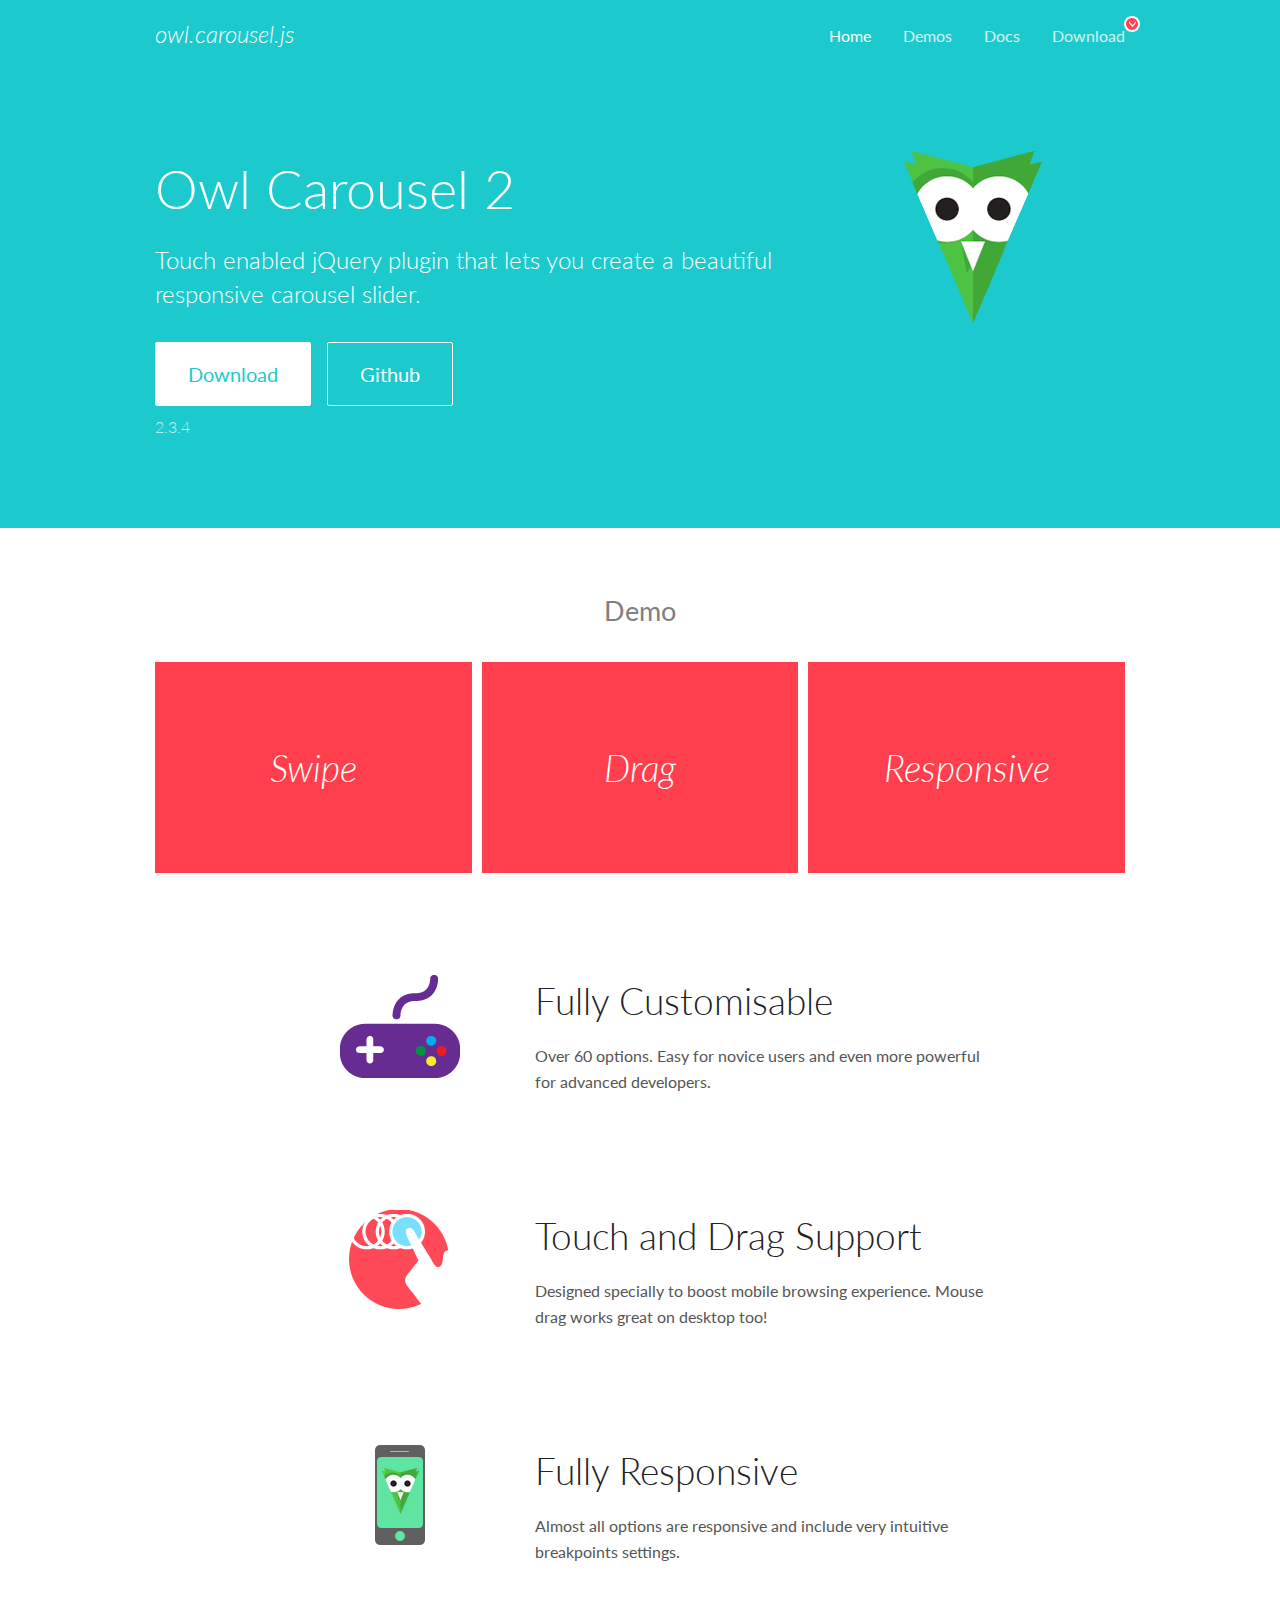
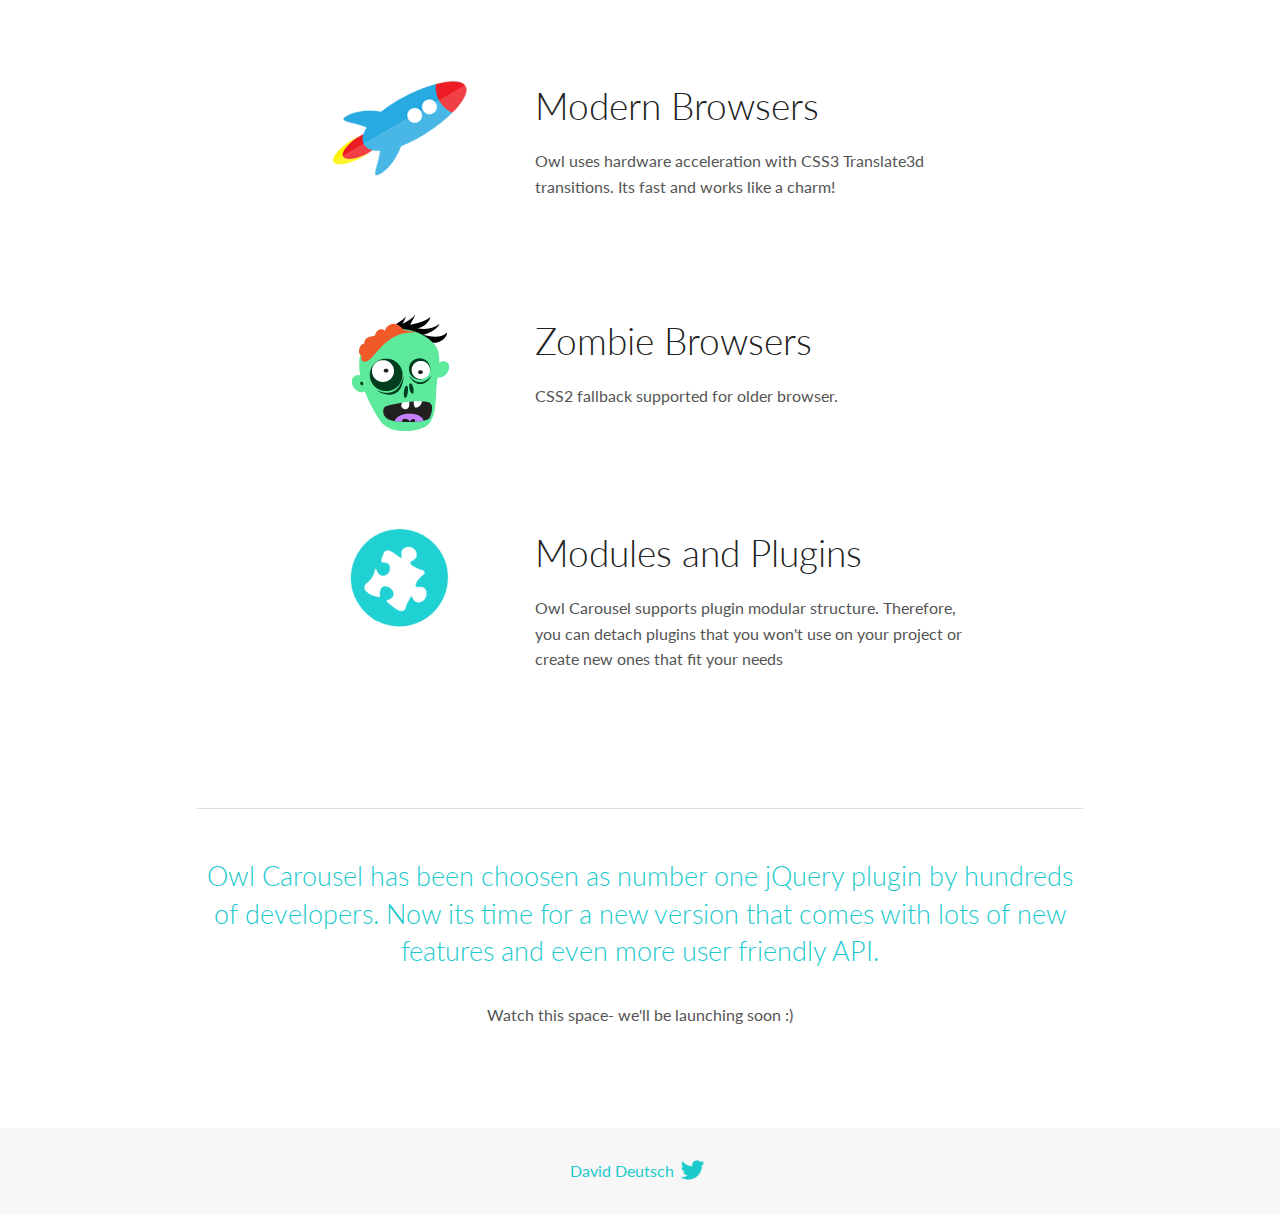
<file: scripts/owl-carousel/docs/index.html>
<!DOCTYPE html>
<html lang="en">
  <head>

    <!-- head -->
    <meta charset="utf-8">
    <meta name="msapplication-tap-highlight" content="no" />
    <meta name="viewport" content="width=device-width, initial-scale=1.0" />
    <meta name="description" content="Touch enabled jQuery plugin that lets you create beautiful responsive carousel slider.">
    <meta name="author" content="David Deutsch">
    <title>
      Home | Owl Carousel | 2.3.4
    </title>

    <!-- Stylesheets -->
    <link href='https://fonts.googleapis.com/css?family=Lato:300,400,700,400italic,300italic' rel='stylesheet' type='text/css'>
    <link rel="stylesheet" href="assets/css/docs.theme.min.css">

    <!-- Owl Stylesheets -->
    <link rel="stylesheet" href="assets/owlcarousel/assets/owl.carousel.min.css">
    <link rel="stylesheet" href="assets/owlcarousel/assets/owl.theme.default.min.css">

    <!-- HTML5 shim and Respond.js IE8 support of HTML5 elements and media queries -->

    <!--[if lt IE 9]>
      <script src="https://oss.maxcdn.com/libs/html5shiv/3.7.0/html5shiv.js"></script>
      <script src="https://oss.maxcdn.com/libs/respond.js/1.3.0/respond.min.js"></script>
    <![endif]-->

    <!-- Favicons -->
    <link rel="apple-touch-icon-precomposed" sizes="144x144" href="assets/ico/apple-touch-icon-144-precomposed.png">
    <link rel="shortcut icon" href="assets/ico/favicon.png">
    <link rel="shortcut icon" href="favicon.ico">

    <!-- Yeah i know js should not be in header. Its required for demos.-->

    <!-- javascript -->
    <script src="assets/vendors/jquery.min.js"></script>
    <script src="assets/owlcarousel/owl.carousel.js"></script>
  </head>
  <body>

    <!-- header -->
    <header class="header">
      <div class="row">
        <div class="large-12 columns">
          <div class="brand left">
            <h3>
              <a href="/OwlCarousel2/">owl.carousel.js</a> 
            </h3>
          </div>
          <a id="toggle-nav" class="right">
            <span></span> <span></span> <span></span> 
          </a> 
          <div class="nav-bar">
            <ul class="clearfix">
              <li class="active">
                <a href="/OwlCarousel2/index.html">Home</a> 
              </li>
              <li> <a href="/OwlCarousel2/demos/demos.html">Demos</a>  </li>
              <li> <a href="/OwlCarousel2/docs/started-welcome.html">Docs</a>  </li>
              <li>
                <a href="https://github.com/OwlCarousel2/OwlCarousel2/archive/2.3.4.zip">Download</a> 
                <span class="download"></span> 
              </li>
            </ul>
          </div>
        </div>
      </div>
    </header>

    <!-- home panel -->
    <section id="hero">
      <div class="row">
        <div class="large-8 medium-8 columns">
          <h1>Owl Carousel 2</h1>
          <h4>Touch enabled jQuery plugin that lets you create a beautiful responsive carousel slider.</h4>
          <a href="https://github.com/OwlCarousel2/OwlCarousel2/archive/2.3.4.zip" class="hero-button">Download</a> 
          <a href="https://github.com/OwlCarousel2/OwlCarousel2" class="hero-button outline">Github</a> 
          <p>2.3.4</p>
        </div>
        <div class="large-4 medium-4 columns">
          <img class="owl-logo" src="assets/img/owl-logo.png" alt="mr. Owl">
        </div>
      </div>
    </section>

    <!-- body -->
    <div class="home-demo">
      <div class="row">
        <div class="large-12 columns">
          <h3>Demo</h3>
          <div class="owl-carousel">
            <div class="item">
              <h2>Swipe</h2>
            </div>
            <div class="item">
              <h2>Drag</h2>
            </div>
            <div class="item">
              <h2>Responsive</h2>
            </div>
            <div class="item">
              <h2>CSS3</h2>
            </div>
            <div class="item">
              <h2>Fast</h2>
            </div>
            <div class="item">
              <h2>Easy</h2>
            </div>
            <div class="item">
              <h2>Free</h2>
            </div>
            <div class="item">
              <h2>Upgradable</h2>
            </div>
            <div class="item">
              <h2>Tons of options</h2>
            </div>
            <div class="item">
              <h2>Infinity</h2>
            </div>
            <div class="item">
              <h2>Auto Width</h2>
            </div>
          </div>
        </div>
      </div>
    </div>
    <script>
      var owl = $('.owl-carousel');
      owl.owlCarousel({
        margin: 10,
        loop: true,
        responsive: {
          0: {
            items: 1
          },
          600: {
            items: 2
          },
          1000: {
            items: 3
          }
        }
      })
    </script>

    <!-- features -->
    <div id="features">
      <div class="row">
        <div class="small-12 medium-9 small-centered columns">
          <section class="row feature">
            <div class="medium-4 small-12 columns">
              <img src="assets/img/feature-options.png" alt="">
            </div>
            <div class="medium-8 small-12 columns">
              <h2>Fully Customisable</h2>
              <p>Over 60 options. Easy for novice users and even more powerful for advanced developers.</p>
            </div>
          </section>
          <section class="row feature">
            <div class="medium-4 small-12 columns">
              <img src="assets/img/feature-drag.png" alt="">
            </div>
            <div class="medium-8 small-12 columns">
              <h2>Touch and Drag Support</h2>
              <p>Designed specially to boost mobile browsing experience. Mouse drag works great on desktop too!</p>
            </div>
          </section>
          <section class="row feature">
            <div class="medium-4 small-12 columns">
              <img src="assets/img/feature-responsive.png" alt="">
            </div>
            <div class="medium-8 small-12 columns">
              <h2>Fully Responsive</h2>
              <p>Almost all options are responsive and include very intuitive breakpoints settings.</p>
            </div>
          </section>
          <section class="row feature">
            <div class="medium-4 small-12 columns">
              <img src="assets/img/feature-modern.png" alt="">
            </div>
            <div class="medium-8 small-12 columns">
              <h2>Modern Browsers</h2>
              <p>Owl uses hardware acceleration with CSS3 Translate3d transitions. Its fast and works like a charm! </p>
            </div>
          </section>
          <section class="row feature">
            <div class="medium-4 small-12 columns">
              <img src="assets/img/feature-zombie.png" alt="">
            </div>
            <div class="medium-8 small-12 columns">
              <h2>Zombie Browsers</h2>
              <p>CSS2 fallback supported for older browser.</p>
            </div>
          </section>
          <section class="row feature">
            <div class="medium-4 small-12 columns">
              <img src="assets/img/feature-module.png" alt="">
            </div>
            <div class="medium-8 small-12 columns">
              <h2>Modules and Plugins</h2>
              <p>Owl Carousel supports plugin modular structure. Therefore, you can detach plugins that you won&#x27;t use on your project or create new ones that fit your needs</p>
            </div>
          </section>
        </div>
      </div>
    </div>

    <!-- footer -->
    <section id="teaser-text">
      <div class="row">
        <div class="small-12 medium-11 small-centered columns">
          <hr>
          <h3 id="owl-carousel-has-been-choosen-as-number-one-jquery-plugin-by-hundreds-of-developers-now-its-time-for-a-new-version-that-comes-with-lots-of-new-features-and-even-more-user-friendly-api-">Owl Carousel has been choosen as number one jQuery plugin by hundreds of developers. Now its time for a new version that comes with lots of new features and even more user friendly API.</h3>
          <p>Watch this space- we&#39;ll be launching soon :)</p>
        </div>
      </div>
    </section>

    <!-- footer -->
    <footer class="footer">
      <div class="row">
        <div class="large-12 columns">
          <h5>
            <a href="/OwlCarousel2/docs/support-contact.html">David Deutsch</a> 
            <a id="custom-tweet-button" href="https://twitter.com/share?url=https://github.com/OwlCarousel2/OwlCarousel2&text=Owl Carousel - This is so awesome! " target="_blank"></a> 
          </h5>
        </div>
      </div>
    </footer>

    <!-- vendors -->
    <script src="assets/vendors/highlight.js"></script>
    <script src="assets/js/app.js"></script>
  </body>
</html>
</file>
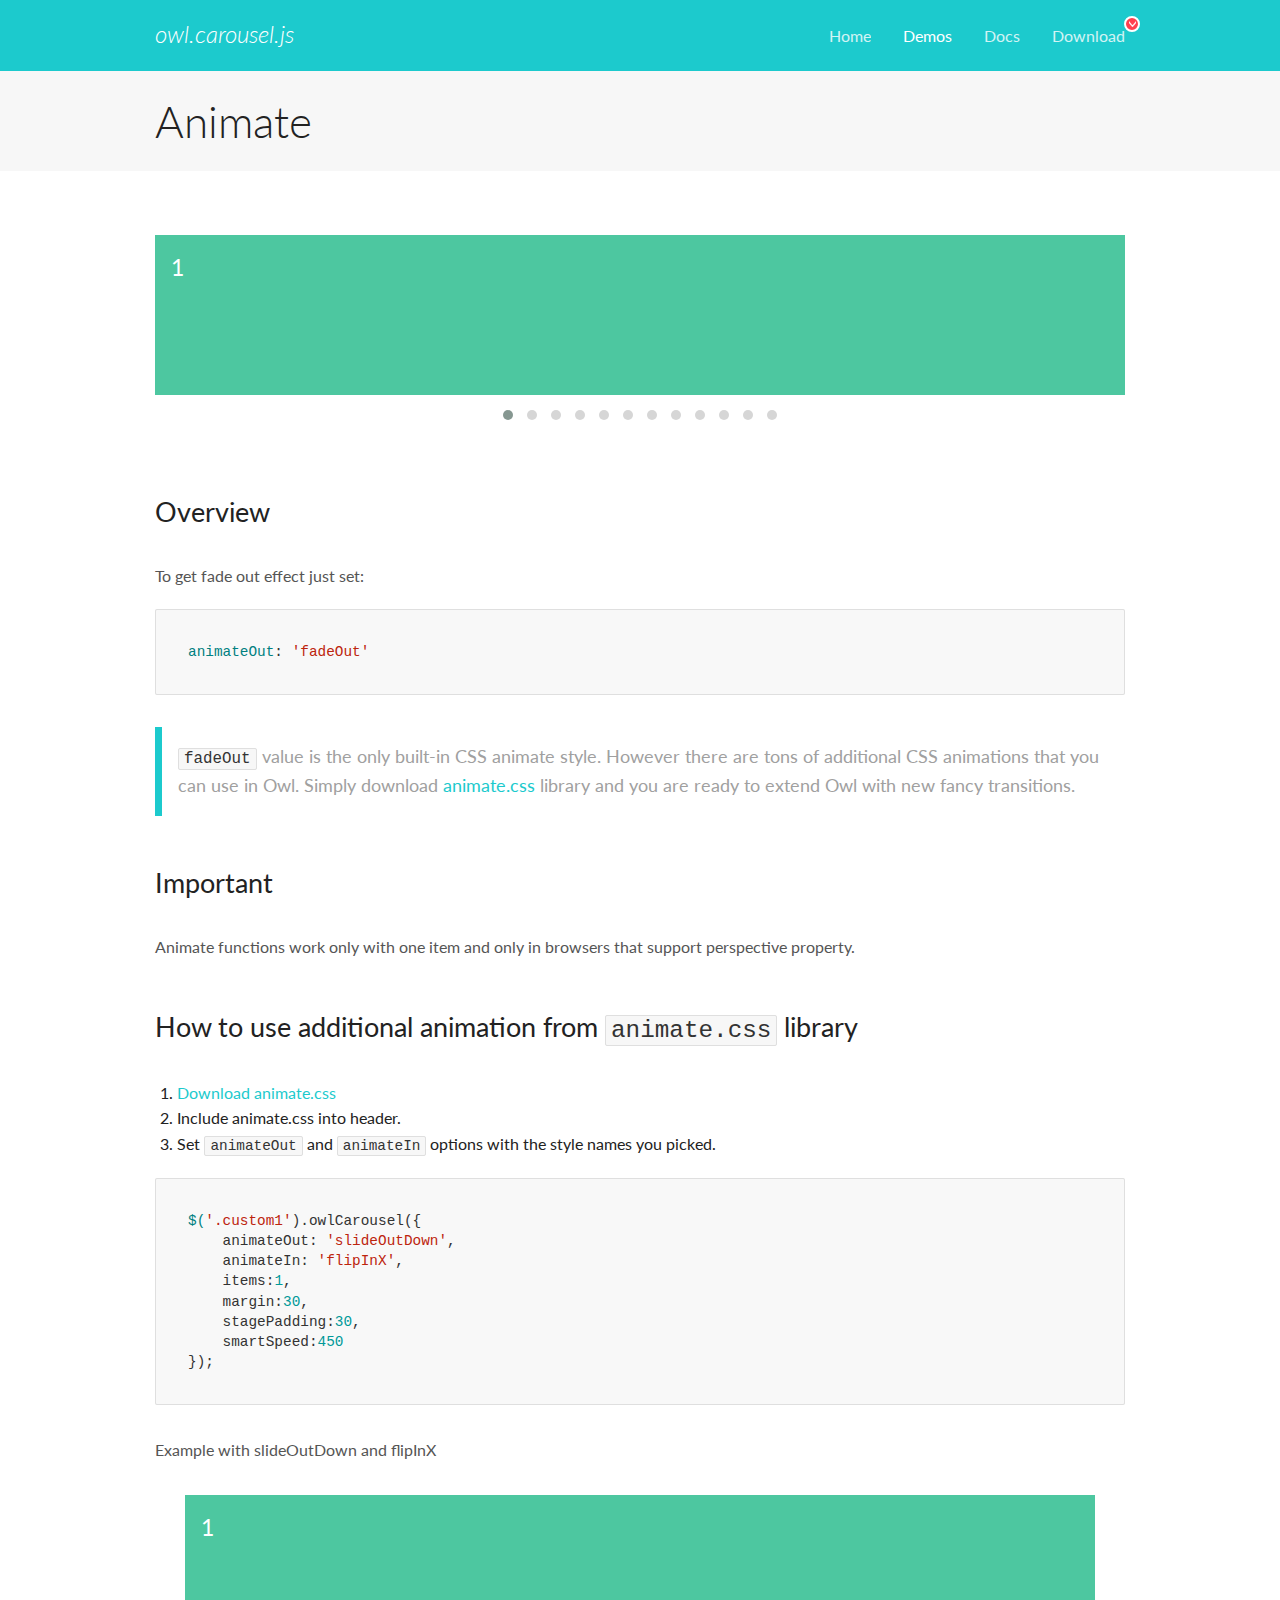
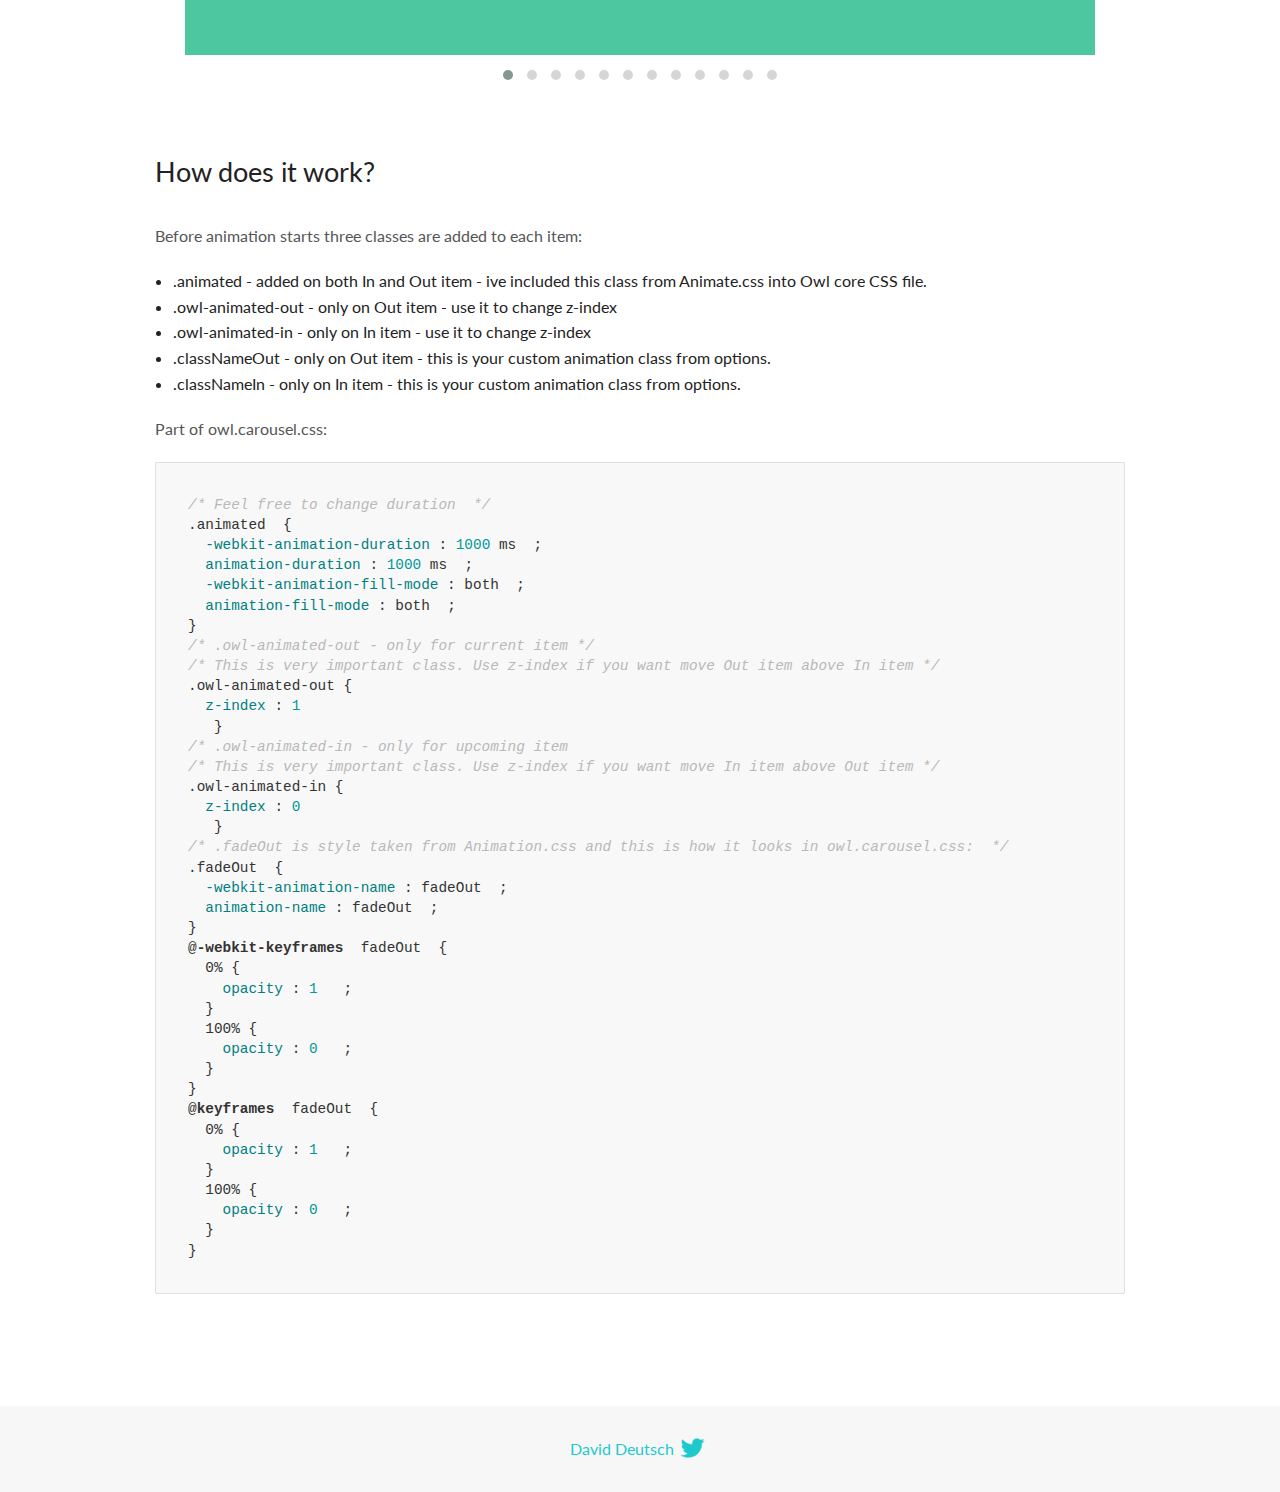
<file: scripts/owl-carousel/docs/demos/animate.html>
<!DOCTYPE html>
<html lang="en">
  <head>

    <!-- head -->
    <meta charset="utf-8">
    <meta name="msapplication-tap-highlight" content="no" />
    <meta name="viewport" content="width=device-width, initial-scale=1.0" />
    <meta name="description" content="Animate carousel">
    <meta name="author" content="David Deutsch">
    <title>
      Animate Demo | Owl Carousel | 2.3.4
    </title>

    <!-- Stylesheets -->
    <link href='https://fonts.googleapis.com/css?family=Lato:300,400,700,400italic,300italic' rel='stylesheet' type='text/css'>
    <link rel="stylesheet" href="../assets/css/docs.theme.min.css">

    <!-- Owl Stylesheets -->
    <link rel="stylesheet" href="../assets/owlcarousel/assets/owl.carousel.min.css">
    <link rel="stylesheet" href="../assets/owlcarousel/assets/owl.theme.default.min.css">

    <!-- HTML5 shim and Respond.js IE8 support of HTML5 elements and media queries -->

    <!--[if lt IE 9]>
      <script src="https://oss.maxcdn.com/libs/html5shiv/3.7.0/html5shiv.js"></script>
      <script src="https://oss.maxcdn.com/libs/respond.js/1.3.0/respond.min.js"></script>
    <![endif]-->

    <!-- Favicons -->
    <link rel="apple-touch-icon-precomposed" sizes="144x144" href="../assets/ico/apple-touch-icon-144-precomposed.png">
    <link rel="shortcut icon" href="../assets/ico/favicon.png">
    <link rel="shortcut icon" href="favicon.ico">

    <!-- Yeah i know js should not be in header. Its required for demos.-->

    <!-- javascript -->
    <script src="../assets/vendors/jquery.min.js"></script>
    <script src="../assets/owlcarousel/owl.carousel.js"></script>
  </head>
  <body>

    <!-- header -->
    <header class="header">
      <div class="row">
        <div class="large-12 columns">
          <div class="brand left">
            <h3>
              <a href="/OwlCarousel2/">owl.carousel.js</a> 
            </h3>
          </div>
          <a id="toggle-nav" class="right">
            <span></span> <span></span> <span></span> 
          </a> 
          <div class="nav-bar">
            <ul class="clearfix">
              <li> <a href="/OwlCarousel2/index.html">Home</a>  </li>
              <li class="active">
                <a href="/OwlCarousel2/demos/demos.html">Demos</a> 
              </li>
              <li> <a href="/OwlCarousel2/docs/started-welcome.html">Docs</a>  </li>
              <li>
                <a href="https://github.com/OwlCarousel2/OwlCarousel2/archive/2.3.4.zip">Download</a> 
                <span class="download"></span> 
              </li>
            </ul>
          </div>
        </div>
      </div>
    </header>

    <!-- title -->
    <section class="title">
      <div class="row">
        <div class="large-12 columns">
          <h1>Animate</h1>
        </div>
      </div>
    </section>

    <!--  Demos -->
    <section id="demos">
      <div class="row">
        <div class="large-12 columns">
          <div class="fadeOut owl-carousel owl-theme">
            <div class="item">
              <h4>1</h4>
            </div>
            <div class="item">
              <h4>2</h4>
            </div>
            <div class="item">
              <h4>3</h4>
            </div>
            <div class="item">
              <h4>4</h4>
            </div>
            <div class="item">
              <h4>5</h4>
            </div>
            <div class="item">
              <h4>6</h4>
            </div>
            <div class="item">
              <h4>7</h4>
            </div>
            <div class="item">
              <h4>8</h4>
            </div>
            <div class="item">
              <h4>9</h4>
            </div>
            <div class="item">
              <h4>10</h4>
            </div>
            <div class="item">
              <h4>11</h4>
            </div>
            <div class="item">
              <h4>12</h4>
            </div>
          </div>
          <h3 id="overview">Overview</h3>
          <p>To get fade out effect just set:</p>
          <pre><code>animateOut: &#39;fadeOut&#39;</code></pre>
          <blockquote>
            <p><code>fadeOut</code> value is the only built-in CSS animate style. However there are tons of additional CSS animations that you can use in Owl. Simply download
              <a href="https://daneden.github.io/animate.css/">animate.css</a>  library and you are ready to extend Owl with new fancy transitions.</p>
          </blockquote>
          <h3 id="important">Important</h3>
          <p>Animate functions work only with one item and only in browsers that support perspective property.</p>
          <h3 id="how-to-use-additional-animation-from-animate-css-library">How to use additional animation from <code>animate.css</code> library</h3>
          <ol>
            <li> <a href="https://daneden.github.io/animate.css/">Download animate.css</a>  </li>
            <li>Include animate.css into header.</li>
            <li>Set <code>animateOut</code> and <code>animateIn</code> options with the style names you picked.</li>
          </ol>
          <pre><code>$(&#39;.custom1&#39;).owlCarousel({
    animateOut: &#39;slideOutDown&#39;,
    animateIn: &#39;flipInX&#39;,
    items:1,
    margin:30,
    stagePadding:30,
    smartSpeed:450
});</code></pre>
          <p>Example with slideOutDown and flipInX</p>
          <div class="custom1 owl-carousel owl-theme">
            <div class="item">
              <h4>1</h4>
            </div>
            <div class="item">
              <h4>2</h4>
            </div>
            <div class="item">
              <h4>3</h4>
            </div>
            <div class="item">
              <h4>4</h4>
            </div>
            <div class="item">
              <h4>5</h4>
            </div>
            <div class="item">
              <h4>6</h4>
            </div>
            <div class="item">
              <h4>7</h4>
            </div>
            <div class="item">
              <h4>8</h4>
            </div>
            <div class="item">
              <h4>9</h4>
            </div>
            <div class="item">
              <h4>10</h4>
            </div>
            <div class="item">
              <h4>11</h4>
            </div>
            <div class="item">
              <h4>12</h4>
            </div>
          </div>
          <h3 id="how-does-it-work-">How does it work?</h3>
          <p>Before animation starts three classes are added to each item:</p>
          <ul>
            <li>.animated - added on both In and Out item - ive included this class from Animate.css into Owl core CSS file.</li>
            <li>.owl-animated-out - only on Out item - use it to change z-index</li>
            <li>.owl-animated-in - only on In item - use it to change z-index</li>
            <li>.classNameOut - only on Out item - this is your custom animation class from options.</li>
            <li>.classNameIn - only on In item - this is your custom animation class from options.</li>
          </ul>
          <p>Part of owl.carousel.css:</p>
          <pre><code class="language-css"><span class="comment">/* Feel free to change duration  */</span> 
<span class="class">.animated</span>  <span class="rules">{
  <span class="rule"><span class="attribute">-webkit-animation-duration</span> :<span class="value"> <span class="number">1000</span> ms</span> </span> ;
  <span class="rule"><span class="attribute">animation-duration</span> :<span class="value"> <span class="number">1000</span> ms</span> </span> ;
  <span class="rule"><span class="attribute">-webkit-animation-fill-mode</span> :<span class="value"> both</span> </span> ;
  <span class="rule"><span class="attribute">animation-fill-mode</span> :<span class="value"> both</span> </span> ;
<span class="rule">}</span> </span> 
<span class="comment">/* .owl-animated-out - only for current item */</span> 
<span class="comment">/* This is very important class. Use z-index if you want move Out item above In item */</span> 
<span class="class">.owl-animated-out</span> <span class="rules">{
  <span class="rule"><span class="attribute">z-index</span> :<span class="value"> <span class="number">1</span> 
</span> </span> </span> }
<span class="comment">/* .owl-animated-in - only for upcoming item
/* This is very important class. Use z-index if you want move In item above Out item */</span> 
<span class="class">.owl-animated-in</span> <span class="rules">{
  <span class="rule"><span class="attribute">z-index</span> :<span class="value"> <span class="number">0</span> 
</span> </span> </span> }
<span class="comment">/* .fadeOut is style taken from Animation.css and this is how it looks in owl.carousel.css:  */</span> 
<span class="class">.fadeOut</span>  <span class="rules">{
  <span class="rule"><span class="attribute">-webkit-animation-name</span> :<span class="value"> fadeOut</span> </span> ;
  <span class="rule"><span class="attribute">animation-name</span> :<span class="value"> fadeOut</span> </span> ;
<span class="rule">}</span> </span> 
<span class="at_rule">@<span class="keyword">-webkit-keyframes</span>  fadeOut </span> {
  0% <span class="rules">{
    <span class="rule"><span class="attribute">opacity</span> :<span class="value"> <span class="number">1</span> </span> </span> ;
  <span class="rule">}</span> </span> 
  100% <span class="rules">{
    <span class="rule"><span class="attribute">opacity</span> :<span class="value"> <span class="number">0</span> </span> </span> ;
  <span class="rule">}</span> </span> 
}
<span class="at_rule">@<span class="keyword">keyframes</span>  fadeOut </span> {
  0% <span class="rules">{
    <span class="rule"><span class="attribute">opacity</span> :<span class="value"> <span class="number">1</span> </span> </span> ;
  <span class="rule">}</span> </span> 
  100% <span class="rules">{
    <span class="rule"><span class="attribute">opacity</span> :<span class="value"> <span class="number">0</span> </span> </span> ;
  <span class="rule">}</span> </span> 
}</code></pre>
          <link rel="stylesheet" href="../assets/css/animate.css">
          <script>
            jQuery(document).ready(function($) {
              $('.fadeOut').owlCarousel({
                items: 1,
                animateOut: 'fadeOut',
                loop: true,
                margin: 10,
              });
              $('.custom1').owlCarousel({
                animateOut: 'slideOutDown',
                animateIn: 'flipInX',
                items: 1,
                margin: 30,
                stagePadding: 30,
                smartSpeed: 450
              });
            });
          </script>
        </div>
      </div>
    </section>

    <!-- footer -->
    <footer class="footer">
      <div class="row">
        <div class="large-12 columns">
          <h5>
            <a href="/OwlCarousel2/docs/support-contact.html">David Deutsch</a> 
            <a id="custom-tweet-button" href="https://twitter.com/share?url=https://github.com/OwlCarousel2/OwlCarousel2&text=Owl Carousel - This is so awesome! " target="_blank"></a> 
          </h5>
        </div>
      </div>
    </footer>

    <!-- vendors -->
    <script src="../assets/vendors/highlight.js"></script>
    <script src="../assets/js/app.js"></script>
  </body>
</html>
</file>
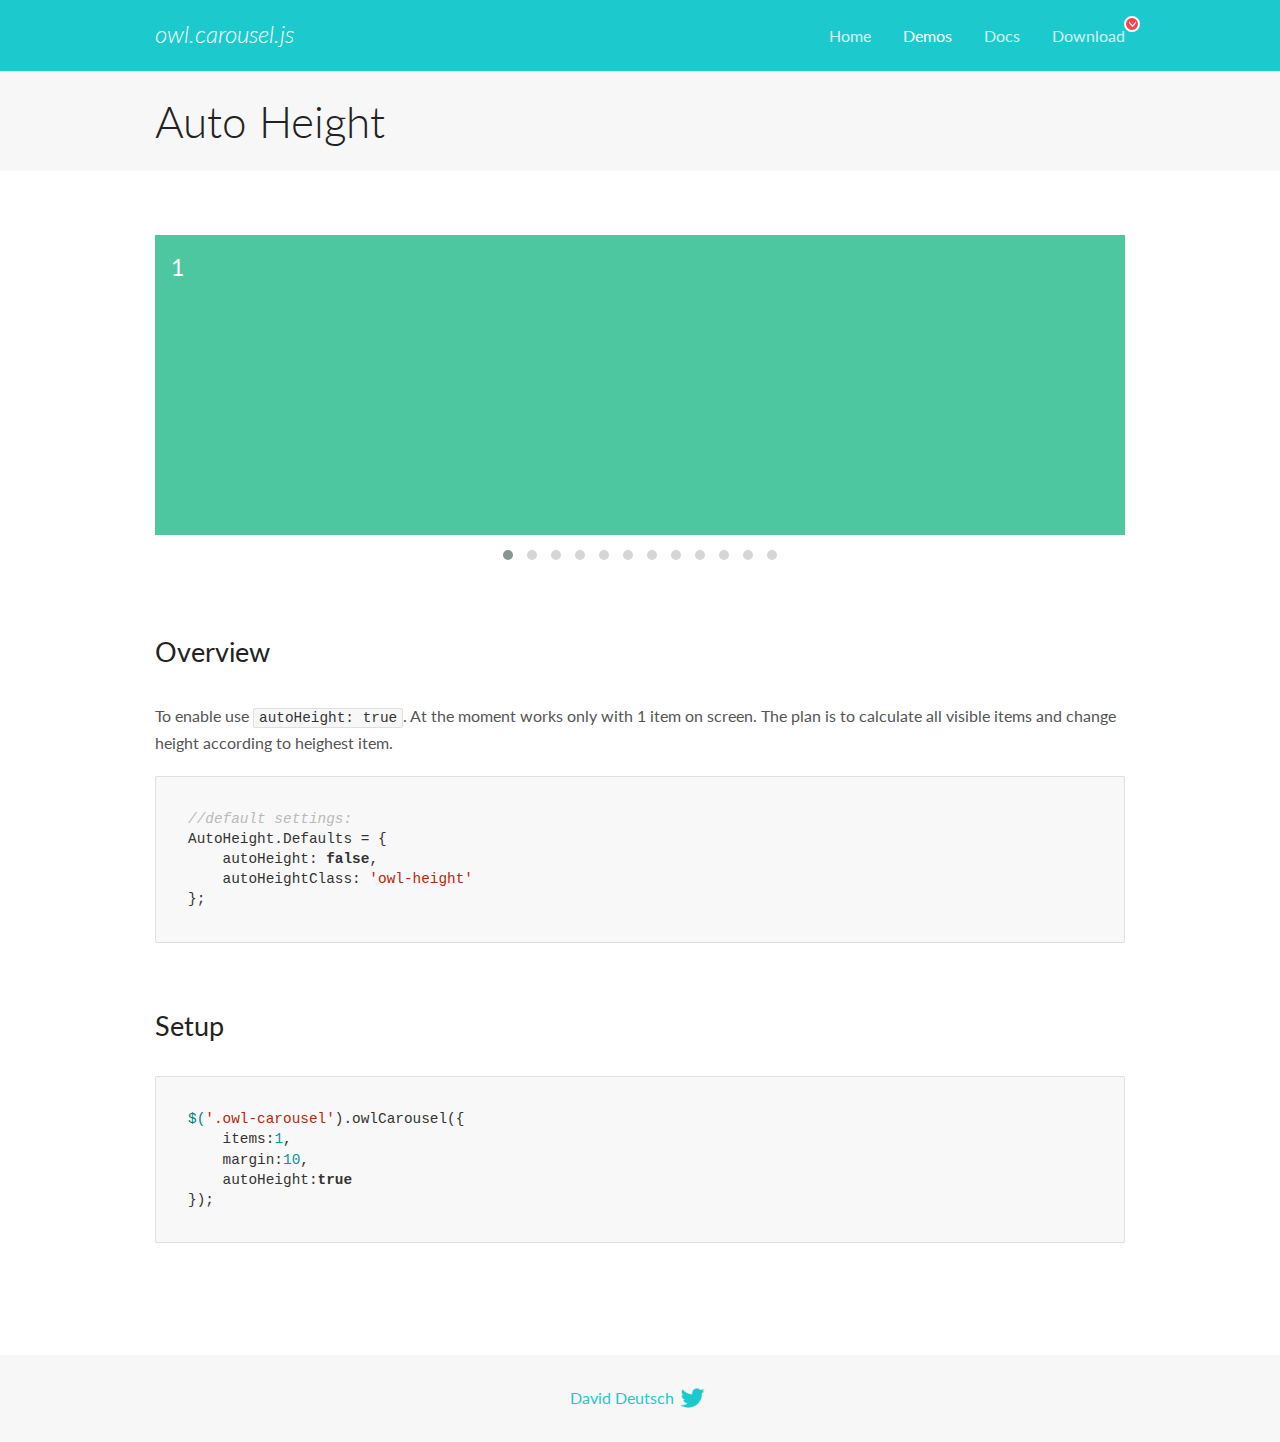
<file: scripts/owl-carousel/docs/demos/autoheight.html>
<!DOCTYPE html>
<html lang="en">
  <head>

    <!-- head -->
    <meta charset="utf-8">
    <meta name="msapplication-tap-highlight" content="no" />
    <meta name="viewport" content="width=device-width, initial-scale=1.0" />
    <meta name="description" content="autoHeight usage demo">
    <meta name="author" content="David Deutsch">
    <title>
      Auto Height Demo | Owl Carousel | 2.3.4
    </title>

    <!-- Stylesheets -->
    <link href='https://fonts.googleapis.com/css?family=Lato:300,400,700,400italic,300italic' rel='stylesheet' type='text/css'>
    <link rel="stylesheet" href="../assets/css/docs.theme.min.css">

    <!-- Owl Stylesheets -->
    <link rel="stylesheet" href="../assets/owlcarousel/assets/owl.carousel.min.css">
    <link rel="stylesheet" href="../assets/owlcarousel/assets/owl.theme.default.min.css">

    <!-- HTML5 shim and Respond.js IE8 support of HTML5 elements and media queries -->

    <!--[if lt IE 9]>
      <script src="https://oss.maxcdn.com/libs/html5shiv/3.7.0/html5shiv.js"></script>
      <script src="https://oss.maxcdn.com/libs/respond.js/1.3.0/respond.min.js"></script>
    <![endif]-->

    <!-- Favicons -->
    <link rel="apple-touch-icon-precomposed" sizes="144x144" href="../assets/ico/apple-touch-icon-144-precomposed.png">
    <link rel="shortcut icon" href="../assets/ico/favicon.png">
    <link rel="shortcut icon" href="favicon.ico">

    <!-- Yeah i know js should not be in header. Its required for demos.-->

    <!-- javascript -->
    <script src="../assets/vendors/jquery.min.js"></script>
    <script src="../assets/owlcarousel/owl.carousel.js"></script>
  </head>
  <body>

    <!-- header -->
    <header class="header">
      <div class="row">
        <div class="large-12 columns">
          <div class="brand left">
            <h3>
              <a href="/OwlCarousel2/">owl.carousel.js</a> 
            </h3>
          </div>
          <a id="toggle-nav" class="right">
            <span></span> <span></span> <span></span> 
          </a> 
          <div class="nav-bar">
            <ul class="clearfix">
              <li> <a href="/OwlCarousel2/index.html">Home</a>  </li>
              <li class="active">
                <a href="/OwlCarousel2/demos/demos.html">Demos</a> 
              </li>
              <li> <a href="/OwlCarousel2/docs/started-welcome.html">Docs</a>  </li>
              <li>
                <a href="https://github.com/OwlCarousel2/OwlCarousel2/archive/2.3.4.zip">Download</a> 
                <span class="download"></span> 
              </li>
            </ul>
          </div>
        </div>
      </div>
    </header>

    <!-- title -->
    <section class="title">
      <div class="row">
        <div class="large-12 columns">
          <h1>Auto Height</h1>
        </div>
      </div>
    </section>

    <!--  Demos -->
    <section id="demos">
      <div class="row">
        <div class="large-12 columns">
          <div class="owl-carousel owl-theme">
            <div class="item" style="height:300px">
              <h4>1</h4>
            </div>
            <div class="item" style="height:100px">
              <h4>2</h4>
            </div>
            <div class="item" style="height:500px">
              <h4>3</h4>
            </div>
            <div class="item" style="height:250px">
              <h4>4</h4>
            </div>
            <div class="item" style="height:400px">
              <h4>5</h4>
            </div>
            <div class="item" style="height:500px">
              <h4>6</h4>
            </div>
            <div class="item" style="height:600px">
              <h4>7</h4>
            </div>
            <div class="item" style="height:400px">
              <h4>8</h4>
            </div>
            <div class="item" style="height:300px">
              <h4>9</h4>
            </div>
            <div class="item" style="height:350px">
              <h4>10</h4>
            </div>
            <div class="item" style="height:200px">
              <h4>11</h4>
            </div>
            <div class="item" style="height:150px">
              <h4>12</h4>
            </div>
          </div>
          <h3 id="overview">Overview</h3>
          <p>To enable use <code>autoHeight: true</code>. At the moment works only with 1 item on screen. The plan is to calculate all visible items and change height according to heighest item.</p>
          <pre><code>//default settings:
AutoHeight.Defaults = {
    autoHeight: false,
    autoHeightClass: &#39;owl-height&#39;
};</code></pre>
          <h3 id="setup">Setup</h3>
          <pre><code>$(&#39;.owl-carousel&#39;).owlCarousel({
    items:1,
    margin:10,
    autoHeight:true
});</code></pre>
          <script>
            $(document).ready(function() {
              $('.owl-carousel').owlCarousel({
                items: 1,
                margin: 10,
                autoHeight: true
              });
            })
          </script>
        </div>
      </div>
    </section>

    <!-- footer -->
    <footer class="footer">
      <div class="row">
        <div class="large-12 columns">
          <h5>
            <a href="/OwlCarousel2/docs/support-contact.html">David Deutsch</a> 
            <a id="custom-tweet-button" href="https://twitter.com/share?url=https://github.com/OwlCarousel2/OwlCarousel2&text=Owl Carousel - This is so awesome! " target="_blank"></a> 
          </h5>
        </div>
      </div>
    </footer>

    <!-- vendors -->
    <script src="../assets/vendors/highlight.js"></script>
    <script src="../assets/js/app.js"></script>
  </body>
</html>
</file>
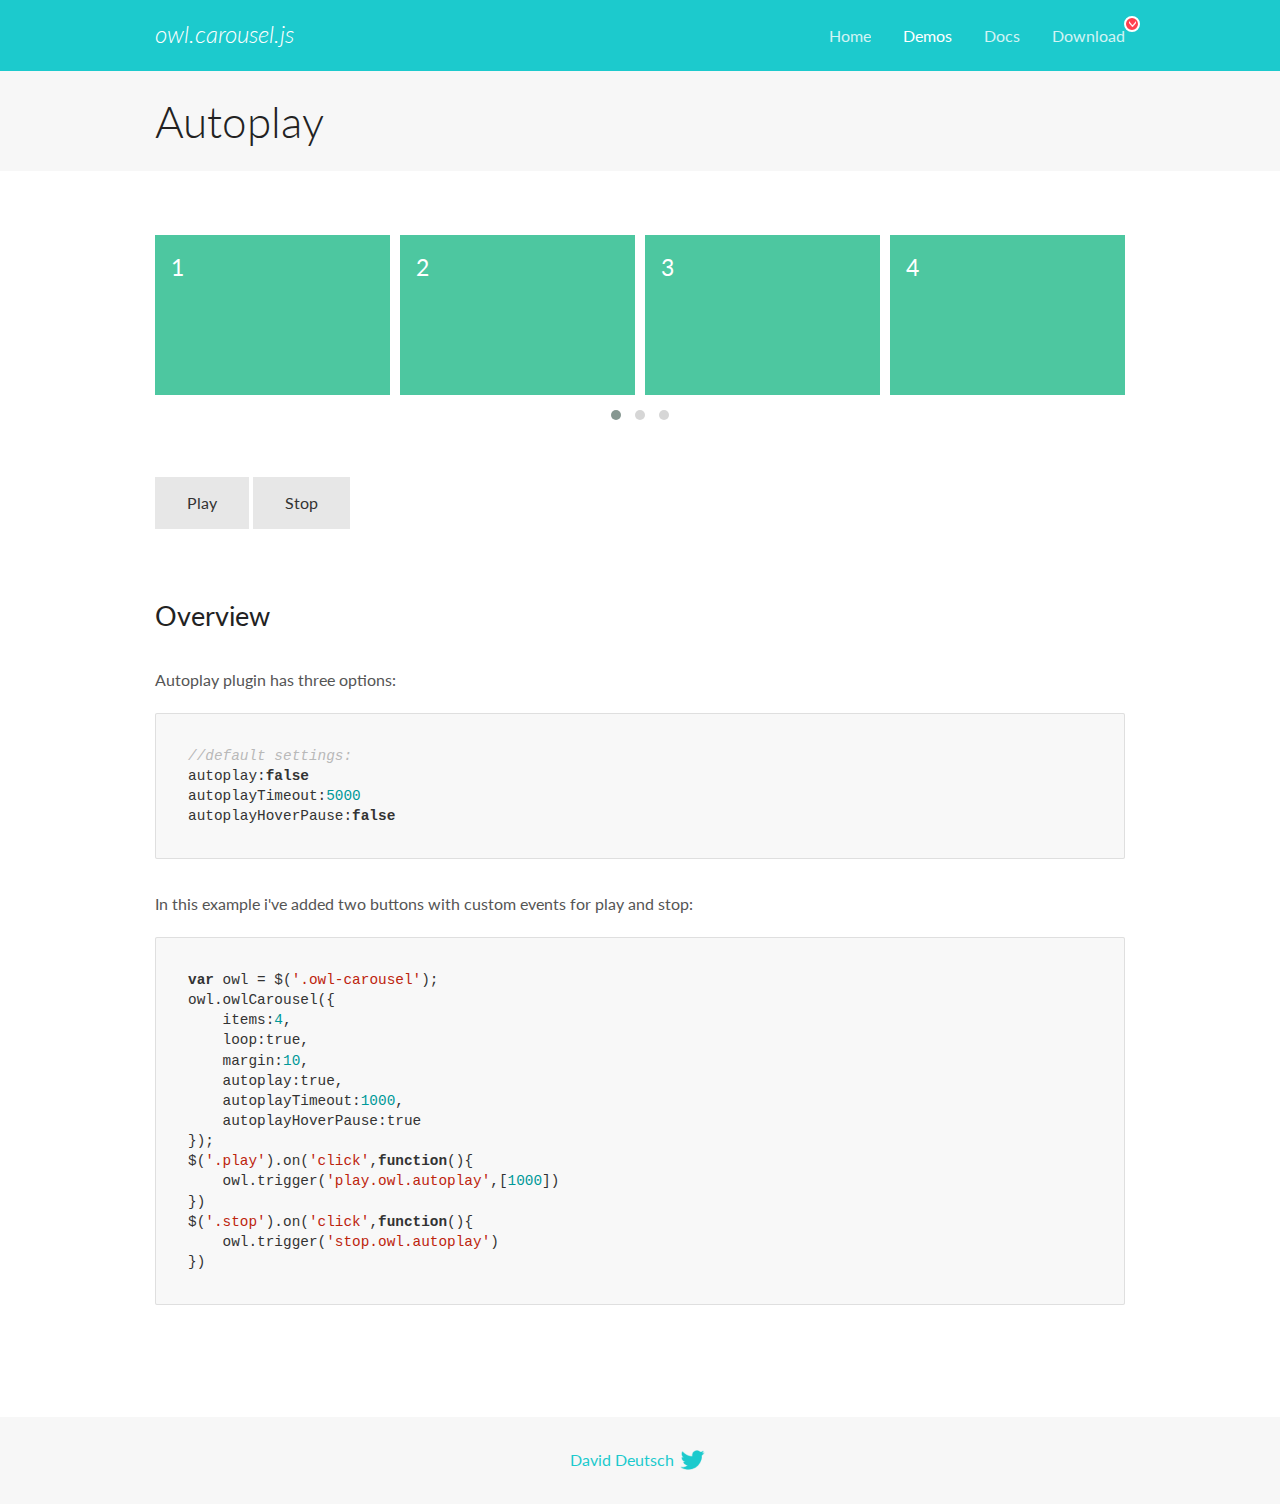
<file: scripts/owl-carousel/docs/demos/autoplay.html>
<!DOCTYPE html>
<html lang="en">
  <head>

    <!-- head -->
    <meta charset="utf-8">
    <meta name="msapplication-tap-highlight" content="no" />
    <meta name="viewport" content="width=device-width, initial-scale=1.0" />
    <meta name="description" content="Autoplay usage demo">
    <meta name="author" content="David Deutsch">
    <title>
      Autoplay Demo | Owl Carousel | 2.3.4
    </title>

    <!-- Stylesheets -->
    <link href='https://fonts.googleapis.com/css?family=Lato:300,400,700,400italic,300italic' rel='stylesheet' type='text/css'>
    <link rel="stylesheet" href="../assets/css/docs.theme.min.css">

    <!-- Owl Stylesheets -->
    <link rel="stylesheet" href="../assets/owlcarousel/assets/owl.carousel.min.css">
    <link rel="stylesheet" href="../assets/owlcarousel/assets/owl.theme.default.min.css">

    <!-- HTML5 shim and Respond.js IE8 support of HTML5 elements and media queries -->

    <!--[if lt IE 9]>
      <script src="https://oss.maxcdn.com/libs/html5shiv/3.7.0/html5shiv.js"></script>
      <script src="https://oss.maxcdn.com/libs/respond.js/1.3.0/respond.min.js"></script>
    <![endif]-->

    <!-- Favicons -->
    <link rel="apple-touch-icon-precomposed" sizes="144x144" href="../assets/ico/apple-touch-icon-144-precomposed.png">
    <link rel="shortcut icon" href="../assets/ico/favicon.png">
    <link rel="shortcut icon" href="favicon.ico">

    <!-- Yeah i know js should not be in header. Its required for demos.-->

    <!-- javascript -->
    <script src="../assets/vendors/jquery.min.js"></script>
    <script src="../assets/owlcarousel/owl.carousel.js"></script>
  </head>
  <body>

    <!-- header -->
    <header class="header">
      <div class="row">
        <div class="large-12 columns">
          <div class="brand left">
            <h3>
              <a href="/OwlCarousel2/">owl.carousel.js</a> 
            </h3>
          </div>
          <a id="toggle-nav" class="right">
            <span></span> <span></span> <span></span> 
          </a> 
          <div class="nav-bar">
            <ul class="clearfix">
              <li> <a href="/OwlCarousel2/index.html">Home</a>  </li>
              <li class="active">
                <a href="/OwlCarousel2/demos/demos.html">Demos</a> 
              </li>
              <li> <a href="/OwlCarousel2/docs/started-welcome.html">Docs</a>  </li>
              <li>
                <a href="https://github.com/OwlCarousel2/OwlCarousel2/archive/2.3.4.zip">Download</a> 
                <span class="download"></span> 
              </li>
            </ul>
          </div>
        </div>
      </div>
    </header>

    <!-- title -->
    <section class="title">
      <div class="row">
        <div class="large-12 columns">
          <h1>Autoplay</h1>
        </div>
      </div>
    </section>

    <!--  Demos -->
    <section id="demos">
      <div class="row">
        <div class="large-12 columns">
          <div class="owl-carousel owl-theme">
            <div class="item">
              <h4>1</h4>
            </div>
            <div class="item">
              <h4>2</h4>
            </div>
            <div class="item">
              <h4>3</h4>
            </div>
            <div class="item">
              <h4>4</h4>
            </div>
            <div class="item">
              <h4>5</h4>
            </div>
            <div class="item">
              <h4>6</h4>
            </div>
            <div class="item">
              <h4>7</h4>
            </div>
            <div class="item">
              <h4>8</h4>
            </div>
            <div class="item">
              <h4>9</h4>
            </div>
            <div class="item">
              <h4>10</h4>
            </div>
            <div class="item">
              <h4>11</h4>
            </div>
            <div class="item">
              <h4>12</h4>
            </div>
          </div>
          <a class="button secondary play">Play</a> 
          <a class="button secondary stop">Stop</a> 
          <h3 id="overview">Overview</h3>
          <p>Autoplay plugin has three options:</p>
          <pre><code>//default settings:
autoplay:false
autoplayTimeout:5000
autoplayHoverPause:false</code></pre>
          <p>In this example i&#39;ve added two buttons with custom events for play and stop:</p>
          <pre><code>var owl = $(&#39;.owl-carousel&#39;);
owl.owlCarousel({
    items:4,
    loop:true,
    margin:10,
    autoplay:true,
    autoplayTimeout:1000,
    autoplayHoverPause:true
});
$(&#39;.play&#39;).on(&#39;click&#39;,function(){
    owl.trigger(&#39;play.owl.autoplay&#39;,[1000])
})
$(&#39;.stop&#39;).on(&#39;click&#39;,function(){
    owl.trigger(&#39;stop.owl.autoplay&#39;)
})</code></pre>
          <script>
            $(document).ready(function() {
              var owl = $('.owl-carousel');
              owl.owlCarousel({
                items: 4,
                loop: true,
                margin: 10,
                autoplay: true,
                autoplayTimeout: 1000,
                autoplayHoverPause: true
              });
              $('.play').on('click', function() {
                owl.trigger('play.owl.autoplay', [1000])
              })
              $('.stop').on('click', function() {
                owl.trigger('stop.owl.autoplay')
              })
            })
          </script>
        </div>
      </div>
    </section>

    <!-- footer -->
    <footer class="footer">
      <div class="row">
        <div class="large-12 columns">
          <h5>
            <a href="/OwlCarousel2/docs/support-contact.html">David Deutsch</a> 
            <a id="custom-tweet-button" href="https://twitter.com/share?url=https://github.com/OwlCarousel2/OwlCarousel2&text=Owl Carousel - This is so awesome! " target="_blank"></a> 
          </h5>
        </div>
      </div>
    </footer>

    <!-- vendors -->
    <script src="../assets/vendors/highlight.js"></script>
    <script src="../assets/js/app.js"></script>
  </body>
</html>
</file>
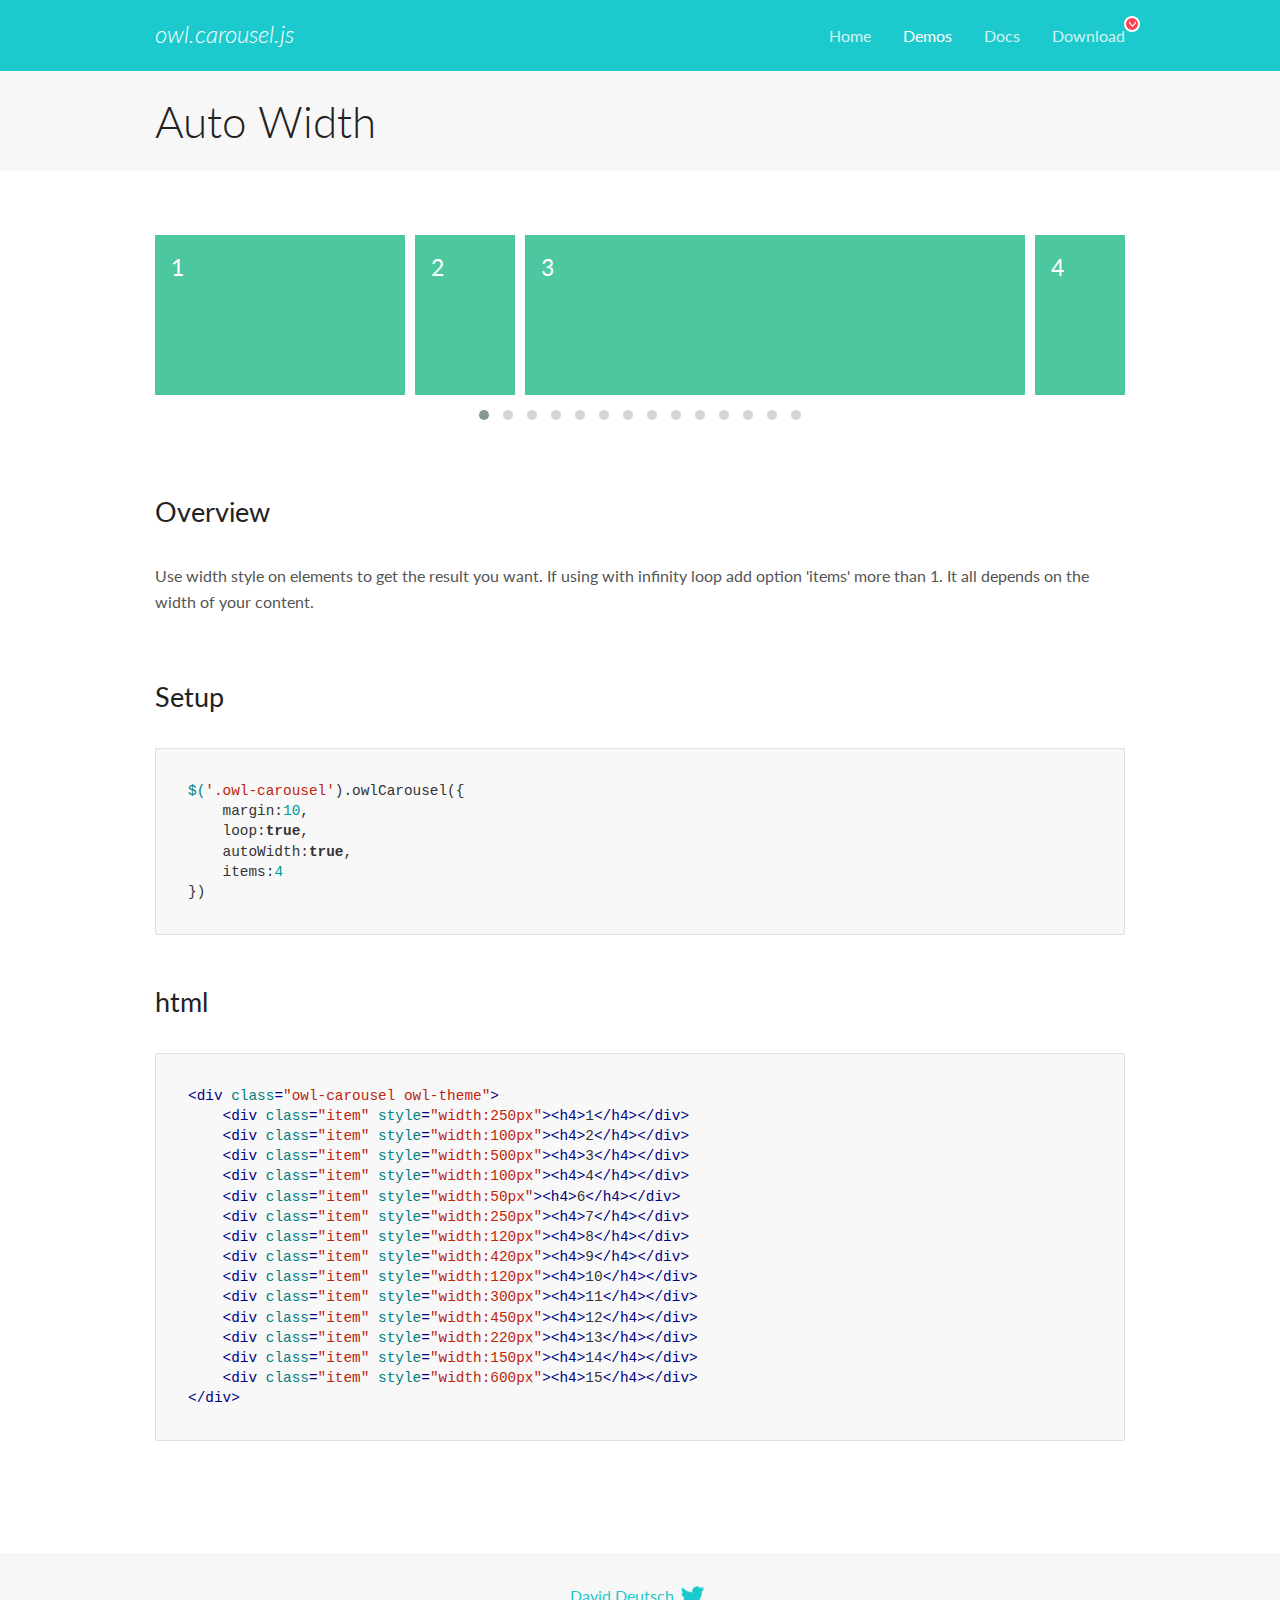
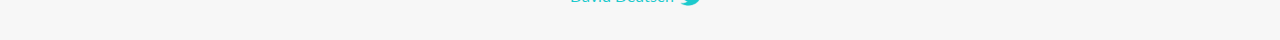
<file: scripts/owl-carousel/docs/demos/autowidth.html>
<!DOCTYPE html>
<html lang="en">
  <head>

    <!-- head -->
    <meta charset="utf-8">
    <meta name="msapplication-tap-highlight" content="no" />
    <meta name="viewport" content="width=device-width, initial-scale=1.0" />
    <meta name="description" content="Auto Width">
    <meta name="author" content="David Deutsch">
    <title>
      Auto Width Demo | Owl Carousel | 2.3.4
    </title>

    <!-- Stylesheets -->
    <link href='https://fonts.googleapis.com/css?family=Lato:300,400,700,400italic,300italic' rel='stylesheet' type='text/css'>
    <link rel="stylesheet" href="../assets/css/docs.theme.min.css">

    <!-- Owl Stylesheets -->
    <link rel="stylesheet" href="../assets/owlcarousel/assets/owl.carousel.min.css">
    <link rel="stylesheet" href="../assets/owlcarousel/assets/owl.theme.default.min.css">

    <!-- HTML5 shim and Respond.js IE8 support of HTML5 elements and media queries -->

    <!--[if lt IE 9]>
      <script src="https://oss.maxcdn.com/libs/html5shiv/3.7.0/html5shiv.js"></script>
      <script src="https://oss.maxcdn.com/libs/respond.js/1.3.0/respond.min.js"></script>
    <![endif]-->

    <!-- Favicons -->
    <link rel="apple-touch-icon-precomposed" sizes="144x144" href="../assets/ico/apple-touch-icon-144-precomposed.png">
    <link rel="shortcut icon" href="../assets/ico/favicon.png">
    <link rel="shortcut icon" href="favicon.ico">

    <!-- Yeah i know js should not be in header. Its required for demos.-->

    <!-- javascript -->
    <script src="../assets/vendors/jquery.min.js"></script>
    <script src="../assets/owlcarousel/owl.carousel.js"></script>
  </head>
  <body>

    <!-- header -->
    <header class="header">
      <div class="row">
        <div class="large-12 columns">
          <div class="brand left">
            <h3>
              <a href="/OwlCarousel2/">owl.carousel.js</a> 
            </h3>
          </div>
          <a id="toggle-nav" class="right">
            <span></span> <span></span> <span></span> 
          </a> 
          <div class="nav-bar">
            <ul class="clearfix">
              <li> <a href="/OwlCarousel2/index.html">Home</a>  </li>
              <li class="active">
                <a href="/OwlCarousel2/demos/demos.html">Demos</a> 
              </li>
              <li> <a href="/OwlCarousel2/docs/started-welcome.html">Docs</a>  </li>
              <li>
                <a href="https://github.com/OwlCarousel2/OwlCarousel2/archive/2.3.4.zip">Download</a> 
                <span class="download"></span> 
              </li>
            </ul>
          </div>
        </div>
      </div>
    </header>

    <!-- title -->
    <section class="title">
      <div class="row">
        <div class="large-12 columns">
          <h1>Auto Width</h1>
        </div>
      </div>
    </section>

    <!--  Demos -->
    <section id="demos">
      <div class="row">
        <div class="large-12 columns">
          <div class="owl-carousel owl-theme">
            <div class="item" style="width:250px">
              <h4>1</h4>
            </div>
            <div class="item" style="width:100px">
              <h4>2</h4>
            </div>
            <div class="item" style="width:500px">
              <h4>3</h4>
            </div>
            <div class="item" style="width:100px">
              <h4>4</h4>
            </div>
            <div class="item" style="width:50px">
              <h4>6</h4>
            </div>
            <div class="item" style="width:250px">
              <h4>7</h4>
            </div>
            <div class="item" style="width:120px">
              <h4>8</h4>
            </div>
            <div class="item" style="width:420px">
              <h4>9</h4>
            </div>
            <div class="item" style="width:120px">
              <h4>10</h4>
            </div>
            <div class="item" style="width:300px">
              <h4>11</h4>
            </div>
            <div class="item" style="width:450px">
              <h4>12</h4>
            </div>
            <div class="item" style="width:220px">
              <h4>13</h4>
            </div>
            <div class="item" style="width:150px">
              <h4>14</h4>
            </div>
            <div class="item" style="width:600px">
              <h4>15</h4>
            </div>
          </div>
          <h3 id="overview">Overview</h3>
          <p>Use width style on elements to get the result you want. If using with infinity loop add option &#39;items&#39; more than 1. It all depends on the width of your content.</p>
          <h3 id="setup">Setup</h3>
          <pre><code>$(&#39;.owl-carousel&#39;).owlCarousel({
    margin:10,
    loop:true,
    autoWidth:true,
    items:4
})</code></pre>
          <h3 id="html">html</h3>
          <pre><code>&lt;div class=&quot;owl-carousel owl-theme&quot;&gt;
    &lt;div class=&quot;item&quot; style=&quot;width:250px&quot;&gt;&lt;h4&gt;1&lt;/h4&gt;&lt;/div&gt;
    &lt;div class=&quot;item&quot; style=&quot;width:100px&quot;&gt;&lt;h4&gt;2&lt;/h4&gt;&lt;/div&gt;
    &lt;div class=&quot;item&quot; style=&quot;width:500px&quot;&gt;&lt;h4&gt;3&lt;/h4&gt;&lt;/div&gt;
    &lt;div class=&quot;item&quot; style=&quot;width:100px&quot;&gt;&lt;h4&gt;4&lt;/h4&gt;&lt;/div&gt;
    &lt;div class=&quot;item&quot; style=&quot;width:50px&quot;&gt;&lt;h4&gt;6&lt;/h4&gt;&lt;/div&gt;
    &lt;div class=&quot;item&quot; style=&quot;width:250px&quot;&gt;&lt;h4&gt;7&lt;/h4&gt;&lt;/div&gt;
    &lt;div class=&quot;item&quot; style=&quot;width:120px&quot;&gt;&lt;h4&gt;8&lt;/h4&gt;&lt;/div&gt;
    &lt;div class=&quot;item&quot; style=&quot;width:420px&quot;&gt;&lt;h4&gt;9&lt;/h4&gt;&lt;/div&gt;
    &lt;div class=&quot;item&quot; style=&quot;width:120px&quot;&gt;&lt;h4&gt;10&lt;/h4&gt;&lt;/div&gt;
    &lt;div class=&quot;item&quot; style=&quot;width:300px&quot;&gt;&lt;h4&gt;11&lt;/h4&gt;&lt;/div&gt;
    &lt;div class=&quot;item&quot; style=&quot;width:450px&quot;&gt;&lt;h4&gt;12&lt;/h4&gt;&lt;/div&gt;
    &lt;div class=&quot;item&quot; style=&quot;width:220px&quot;&gt;&lt;h4&gt;13&lt;/h4&gt;&lt;/div&gt;
    &lt;div class=&quot;item&quot; style=&quot;width:150px&quot;&gt;&lt;h4&gt;14&lt;/h4&gt;&lt;/div&gt;
    &lt;div class=&quot;item&quot; style=&quot;width:600px&quot;&gt;&lt;h4&gt;15&lt;/h4&gt;&lt;/div&gt;
&lt;/div&gt;</code></pre>
          <script>
            $(document).ready(function() {
              $('.owl-carousel').owlCarousel({
                margin: 10,
                loop: true,
                autoWidth: true,
                items: 4
              })
            })
          </script>
        </div>
      </div>
    </section>

    <!-- footer -->
    <footer class="footer">
      <div class="row">
        <div class="large-12 columns">
          <h5>
            <a href="/OwlCarousel2/docs/support-contact.html">David Deutsch</a> 
            <a id="custom-tweet-button" href="https://twitter.com/share?url=https://github.com/OwlCarousel2/OwlCarousel2&text=Owl Carousel - This is so awesome! " target="_blank"></a> 
          </h5>
        </div>
      </div>
    </footer>

    <!-- vendors -->
    <script src="../assets/vendors/highlight.js"></script>
    <script src="../assets/js/app.js"></script>
  </body>
</html>
</file>
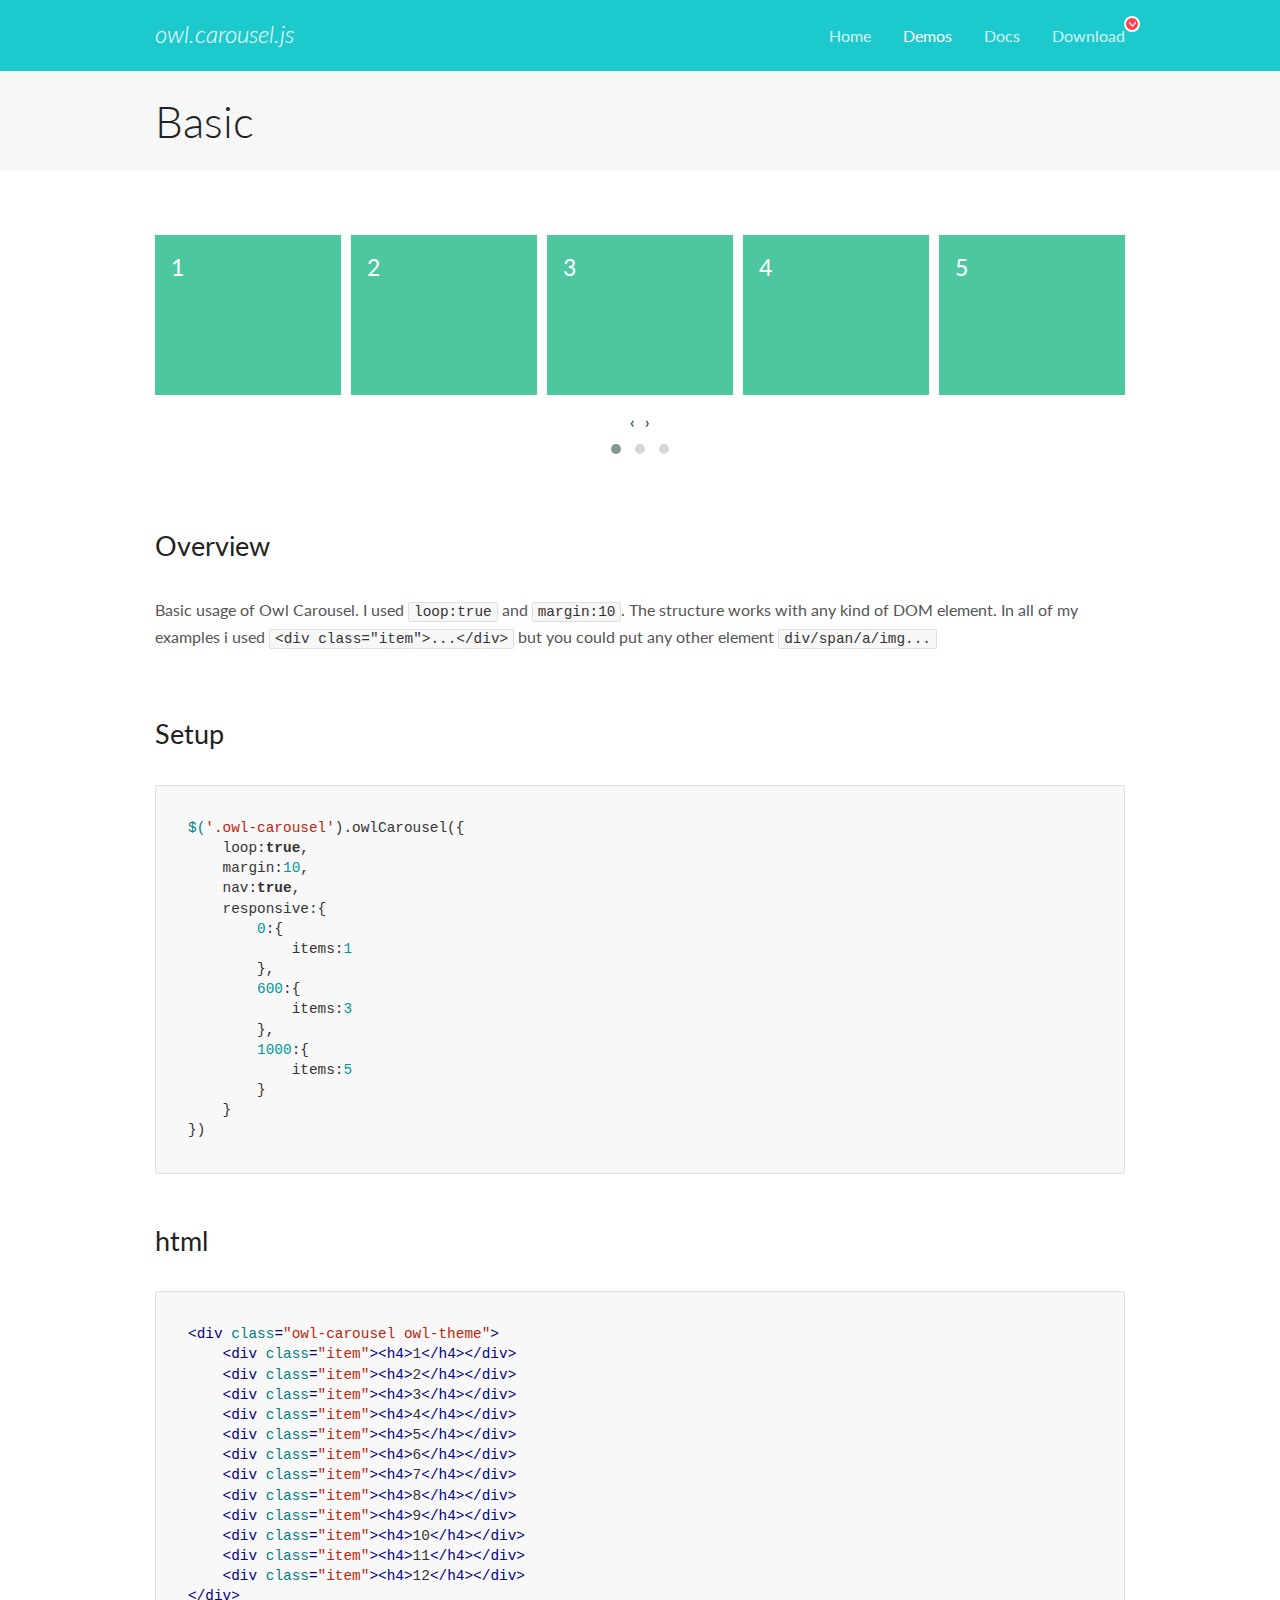
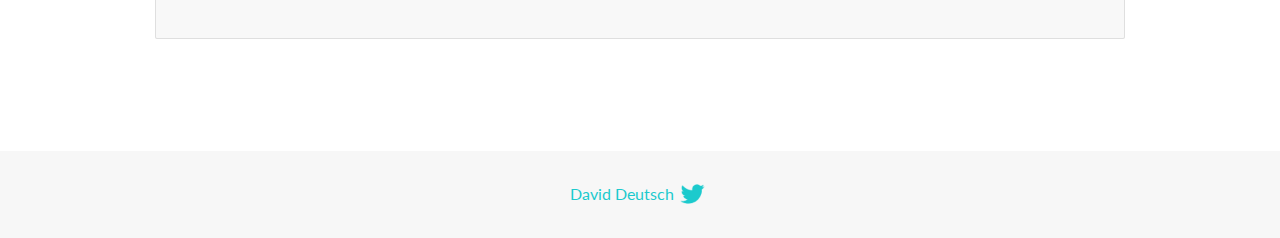
<file: scripts/owl-carousel/docs/demos/basic.html>
<!DOCTYPE html>
<html lang="en">
  <head>

    <!-- head -->
    <meta charset="utf-8">
    <meta name="msapplication-tap-highlight" content="no" />
    <meta name="viewport" content="width=device-width, initial-scale=1.0" />
    <meta name="description" content="Basic usage demo">
    <meta name="author" content="David Deutsch">
    <title>
      Basic Demo | Owl Carousel | 2.3.4
    </title>

    <!-- Stylesheets -->
    <link href='https://fonts.googleapis.com/css?family=Lato:300,400,700,400italic,300italic' rel='stylesheet' type='text/css'>
    <link rel="stylesheet" href="../assets/css/docs.theme.min.css">

    <!-- Owl Stylesheets -->
    <link rel="stylesheet" href="../assets/owlcarousel/assets/owl.carousel.min.css">
    <link rel="stylesheet" href="../assets/owlcarousel/assets/owl.theme.default.min.css">

    <!-- HTML5 shim and Respond.js IE8 support of HTML5 elements and media queries -->

    <!--[if lt IE 9]>
      <script src="https://oss.maxcdn.com/libs/html5shiv/3.7.0/html5shiv.js"></script>
      <script src="https://oss.maxcdn.com/libs/respond.js/1.3.0/respond.min.js"></script>
    <![endif]-->

    <!-- Favicons -->
    <link rel="apple-touch-icon-precomposed" sizes="144x144" href="../assets/ico/apple-touch-icon-144-precomposed.png">
    <link rel="shortcut icon" href="../assets/ico/favicon.png">
    <link rel="shortcut icon" href="favicon.ico">

    <!-- Yeah i know js should not be in header. Its required for demos.-->

    <!-- javascript -->
    <script src="../assets/vendors/jquery.min.js"></script>
    <script src="../assets/owlcarousel/owl.carousel.js"></script>
  </head>
  <body>

    <!-- header -->
    <header class="header">
      <div class="row">
        <div class="large-12 columns">
          <div class="brand left">
            <h3>
              <a href="/OwlCarousel2/">owl.carousel.js</a> 
            </h3>
          </div>
          <a id="toggle-nav" class="right">
            <span></span> <span></span> <span></span> 
          </a> 
          <div class="nav-bar">
            <ul class="clearfix">
              <li> <a href="/OwlCarousel2/index.html">Home</a>  </li>
              <li class="active">
                <a href="/OwlCarousel2/demos/demos.html">Demos</a> 
              </li>
              <li> <a href="/OwlCarousel2/docs/started-welcome.html">Docs</a>  </li>
              <li>
                <a href="https://github.com/OwlCarousel2/OwlCarousel2/archive/2.3.4.zip">Download</a> 
                <span class="download"></span> 
              </li>
            </ul>
          </div>
        </div>
      </div>
    </header>

    <!-- title -->
    <section class="title">
      <div class="row">
        <div class="large-12 columns">
          <h1>Basic</h1>
        </div>
      </div>
    </section>

    <!--  Demos -->
    <section id="demos">
      <div class="row">
        <div class="large-12 columns">
          <div class="owl-carousel owl-theme">
            <div class="item">
              <h4>1</h4>
            </div>
            <div class="item">
              <h4>2</h4>
            </div>
            <div class="item">
              <h4>3</h4>
            </div>
            <div class="item">
              <h4>4</h4>
            </div>
            <div class="item">
              <h4>5</h4>
            </div>
            <div class="item">
              <h4>6</h4>
            </div>
            <div class="item">
              <h4>7</h4>
            </div>
            <div class="item">
              <h4>8</h4>
            </div>
            <div class="item">
              <h4>9</h4>
            </div>
            <div class="item">
              <h4>10</h4>
            </div>
            <div class="item">
              <h4>11</h4>
            </div>
            <div class="item">
              <h4>12</h4>
            </div>
          </div>
          <h3 id="overview">Overview</h3>
          <p>Basic usage of Owl Carousel. I used <code>loop:true</code> and <code>margin:10</code>. The structure works with any kind of DOM element. In all of my examples i used <code>&lt;div class=&quot;item&quot;&gt;...&lt;/div&gt;</code> but you could
            put any other element <code>div/span/a/img...</code></p>
          <h3 id="setup">Setup</h3>
          <pre><code>$(&#39;.owl-carousel&#39;).owlCarousel({
    loop:true,
    margin:10,
    nav:true,
    responsive:{
        0:{
            items:1
        },
        600:{
            items:3
        },
        1000:{
            items:5
        }
    }
})</code></pre>
          <h3 id="html">html</h3>
          <pre><code>&lt;div class=&quot;owl-carousel owl-theme&quot;&gt;
    &lt;div class=&quot;item&quot;&gt;&lt;h4&gt;1&lt;/h4&gt;&lt;/div&gt;
    &lt;div class=&quot;item&quot;&gt;&lt;h4&gt;2&lt;/h4&gt;&lt;/div&gt;
    &lt;div class=&quot;item&quot;&gt;&lt;h4&gt;3&lt;/h4&gt;&lt;/div&gt;
    &lt;div class=&quot;item&quot;&gt;&lt;h4&gt;4&lt;/h4&gt;&lt;/div&gt;
    &lt;div class=&quot;item&quot;&gt;&lt;h4&gt;5&lt;/h4&gt;&lt;/div&gt;
    &lt;div class=&quot;item&quot;&gt;&lt;h4&gt;6&lt;/h4&gt;&lt;/div&gt;
    &lt;div class=&quot;item&quot;&gt;&lt;h4&gt;7&lt;/h4&gt;&lt;/div&gt;
    &lt;div class=&quot;item&quot;&gt;&lt;h4&gt;8&lt;/h4&gt;&lt;/div&gt;
    &lt;div class=&quot;item&quot;&gt;&lt;h4&gt;9&lt;/h4&gt;&lt;/div&gt;
    &lt;div class=&quot;item&quot;&gt;&lt;h4&gt;10&lt;/h4&gt;&lt;/div&gt;
    &lt;div class=&quot;item&quot;&gt;&lt;h4&gt;11&lt;/h4&gt;&lt;/div&gt;
    &lt;div class=&quot;item&quot;&gt;&lt;h4&gt;12&lt;/h4&gt;&lt;/div&gt;
&lt;/div&gt;</code></pre>
          <script>
            $(document).ready(function() {
              var owl = $('.owl-carousel');
              owl.owlCarousel({
                margin: 10,
                nav: true,
                loop: true,
                responsive: {
                  0: {
                    items: 1
                  },
                  600: {
                    items: 3
                  },
                  1000: {
                    items: 5
                  }
                }
              })
            })
          </script>
        </div>
      </div>
    </section>

    <!-- footer -->
    <footer class="footer">
      <div class="row">
        <div class="large-12 columns">
          <h5>
            <a href="/OwlCarousel2/docs/support-contact.html">David Deutsch</a> 
            <a id="custom-tweet-button" href="https://twitter.com/share?url=https://github.com/OwlCarousel2/OwlCarousel2&text=Owl Carousel - This is so awesome! " target="_blank"></a> 
          </h5>
        </div>
      </div>
    </footer>

    <!-- vendors -->
    <script src="../assets/vendors/highlight.js"></script>
    <script src="../assets/js/app.js"></script>
  </body>
</html>
</file>
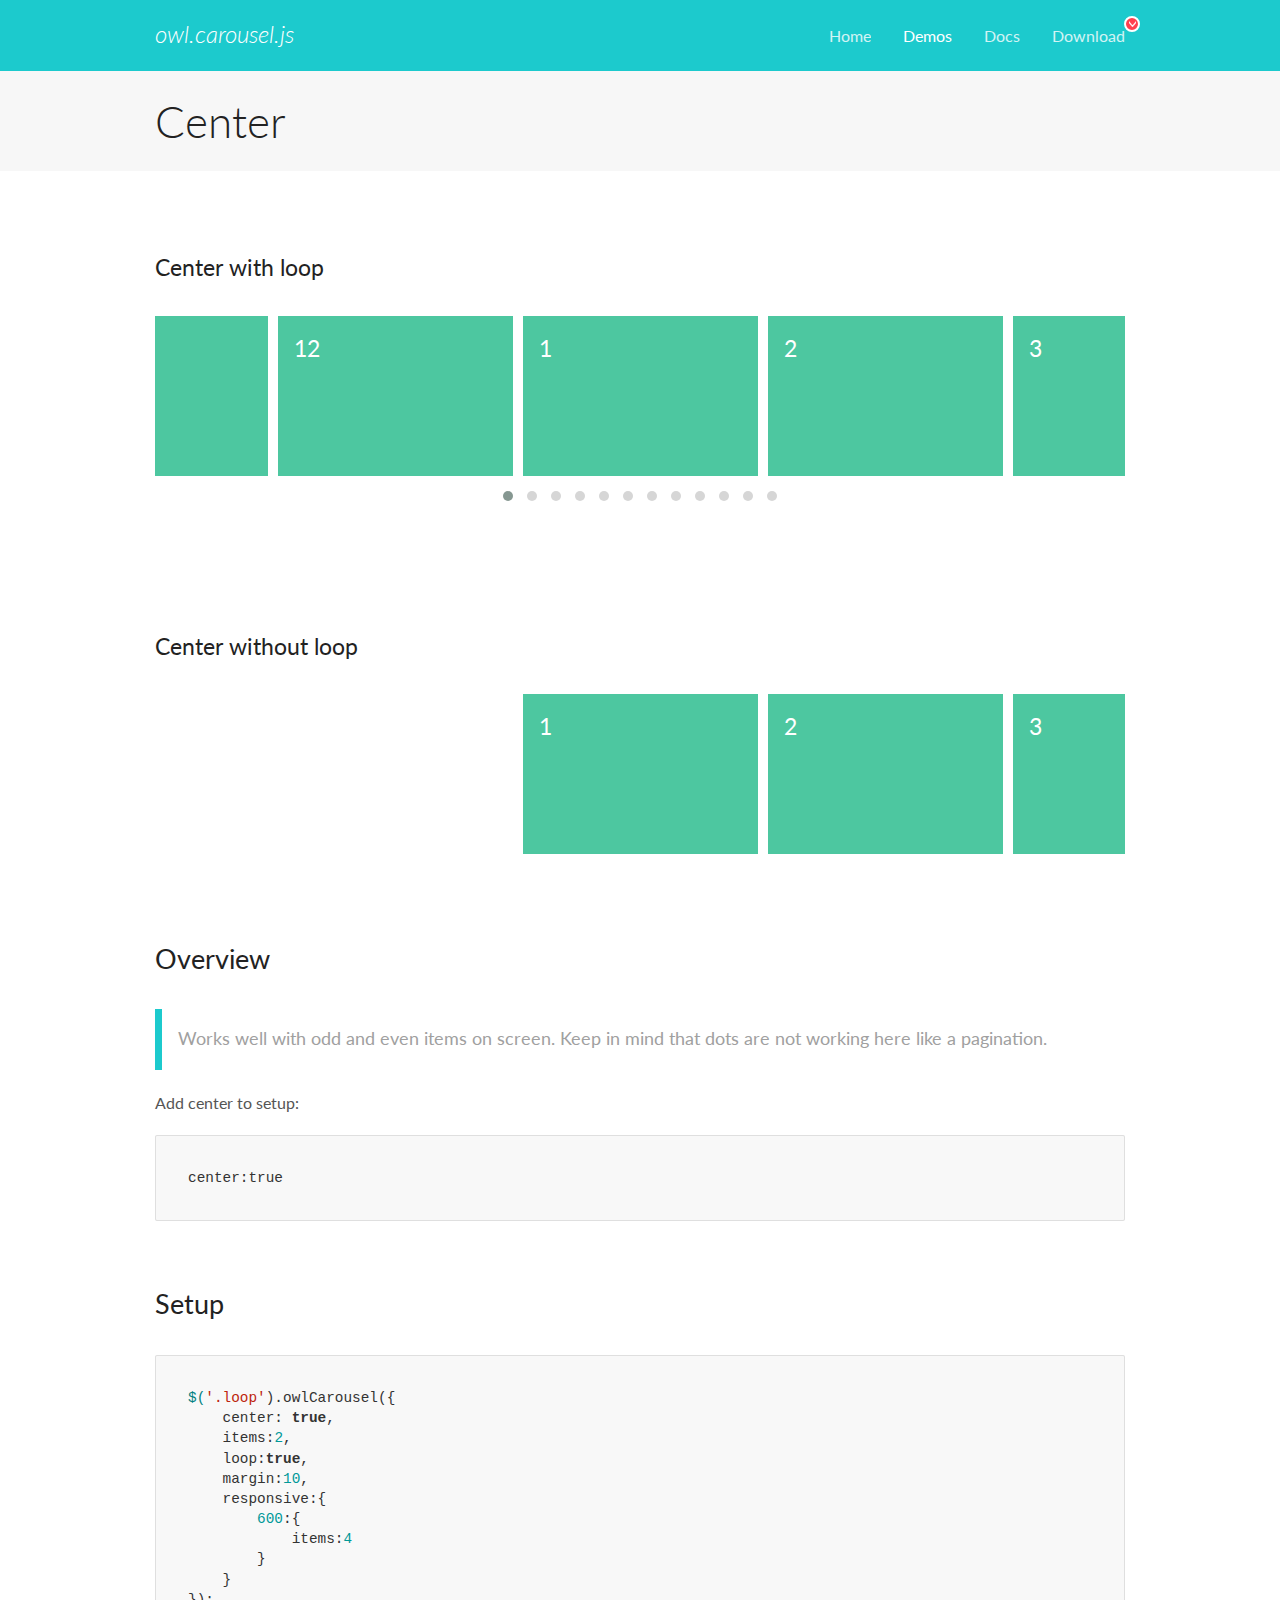
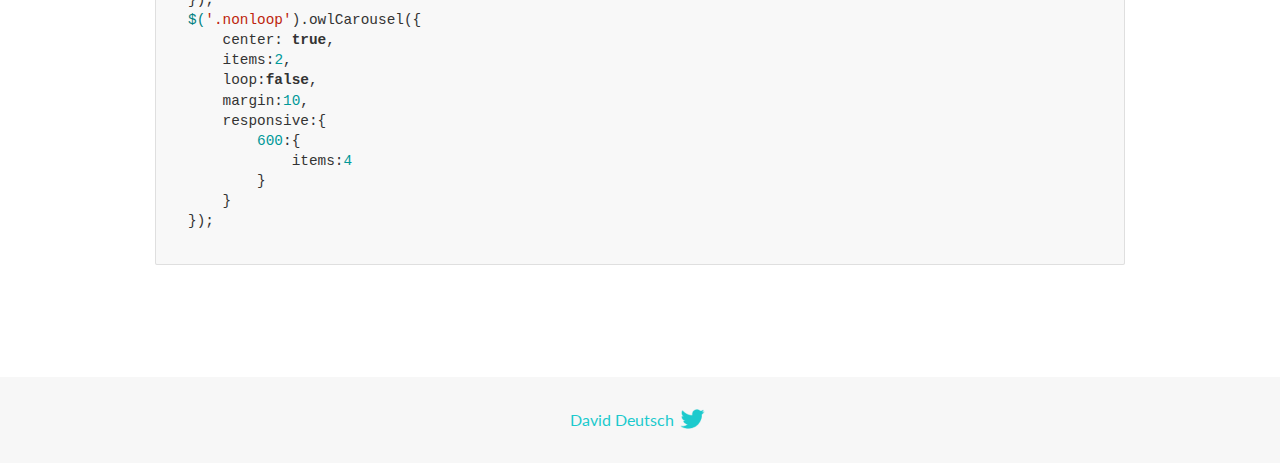
<file: scripts/owl-carousel/docs/demos/center.html>
<!DOCTYPE html>
<html lang="en">
  <head>

    <!-- head -->
    <meta charset="utf-8">
    <meta name="msapplication-tap-highlight" content="no" />
    <meta name="viewport" content="width=device-width, initial-scale=1.0" />
    <meta name="description" content="Center carousel">
    <meta name="author" content="David Deutsch">
    <title>
      Center Demo | Owl Carousel | 2.3.4
    </title>

    <!-- Stylesheets -->
    <link href='https://fonts.googleapis.com/css?family=Lato:300,400,700,400italic,300italic' rel='stylesheet' type='text/css'>
    <link rel="stylesheet" href="../assets/css/docs.theme.min.css">

    <!-- Owl Stylesheets -->
    <link rel="stylesheet" href="../assets/owlcarousel/assets/owl.carousel.min.css">
    <link rel="stylesheet" href="../assets/owlcarousel/assets/owl.theme.default.min.css">

    <!-- HTML5 shim and Respond.js IE8 support of HTML5 elements and media queries -->

    <!--[if lt IE 9]>
      <script src="https://oss.maxcdn.com/libs/html5shiv/3.7.0/html5shiv.js"></script>
      <script src="https://oss.maxcdn.com/libs/respond.js/1.3.0/respond.min.js"></script>
    <![endif]-->

    <!-- Favicons -->
    <link rel="apple-touch-icon-precomposed" sizes="144x144" href="../assets/ico/apple-touch-icon-144-precomposed.png">
    <link rel="shortcut icon" href="../assets/ico/favicon.png">
    <link rel="shortcut icon" href="favicon.ico">

    <!-- Yeah i know js should not be in header. Its required for demos.-->

    <!-- javascript -->
    <script src="../assets/vendors/jquery.min.js"></script>
    <script src="../assets/owlcarousel/owl.carousel.js"></script>
  </head>
  <body>

    <!-- header -->
    <header class="header">
      <div class="row">
        <div class="large-12 columns">
          <div class="brand left">
            <h3>
              <a href="/OwlCarousel2/">owl.carousel.js</a> 
            </h3>
          </div>
          <a id="toggle-nav" class="right">
            <span></span> <span></span> <span></span> 
          </a> 
          <div class="nav-bar">
            <ul class="clearfix">
              <li> <a href="/OwlCarousel2/index.html">Home</a>  </li>
              <li class="active">
                <a href="/OwlCarousel2/demos/demos.html">Demos</a> 
              </li>
              <li> <a href="/OwlCarousel2/docs/started-welcome.html">Docs</a>  </li>
              <li>
                <a href="https://github.com/OwlCarousel2/OwlCarousel2/archive/2.3.4.zip">Download</a> 
                <span class="download"></span> 
              </li>
            </ul>
          </div>
        </div>
      </div>
    </header>

    <!-- title -->
    <section class="title">
      <div class="row">
        <div class="large-12 columns">
          <h1>Center</h1>
        </div>
      </div>
    </section>

    <!--  Demos -->
    <section id="demos">
      <div class="row">
        <div class="large-12 columns">
          <h4 id="center-with-loop">Center with loop</h4>
          <div class="loop owl-carousel owl-theme">
            <div class="item">
              <h4>1</h4>
            </div>
            <div class="item">
              <h4>2</h4>
            </div>
            <div class="item">
              <h4>3</h4>
            </div>
            <div class="item">
              <h4>4</h4>
            </div>
            <div class="item">
              <h4>5</h4>
            </div>
            <div class="item">
              <h4>6</h4>
            </div>
            <div class="item">
              <h4>7</h4>
            </div>
            <div class="item">
              <h4>8</h4>
            </div>
            <div class="item">
              <h4>9</h4>
            </div>
            <div class="item">
              <h4>10</h4>
            </div>
            <div class="item">
              <h4>11</h4>
            </div>
            <div class="item">
              <h4>12</h4>
            </div>
          </div>
          <br>
          <h4 id="center-without-loop">Center without loop</h4>
          <div class="nonloop owl-carousel">
            <div class="item">
              <h4>1</h4>
            </div>
            <div class="item">
              <h4>2</h4>
            </div>
            <div class="item">
              <h4>3</h4>
            </div>
            <div class="item">
              <h4>4</h4>
            </div>
            <div class="item">
              <h4>5</h4>
            </div>
            <div class="item">
              <h4>6</h4>
            </div>
            <div class="item">
              <h4>7</h4>
            </div>
            <div class="item">
              <h4>8</h4>
            </div>
            <div class="item">
              <h4>9</h4>
            </div>
            <div class="item">
              <h4>10</h4>
            </div>
            <div class="item">
              <h4>11</h4>
            </div>
            <div class="item">
              <h4>12</h4>
            </div>
          </div>
          <h3 id="overview">Overview</h3>
          <blockquote>
            <p>Works well with odd and even items on screen. Keep in mind that dots are not working here like a pagination.</p>
          </blockquote>
          <p>Add center to setup:</p>
          <pre><code>center:true</code></pre>
          <h3 id="setup">Setup</h3>
          <pre><code>$(&#39;.loop&#39;).owlCarousel({
    center: true,
    items:2,
    loop:true,
    margin:10,
    responsive:{
        600:{
            items:4
        }
    }
});
$(&#39;.nonloop&#39;).owlCarousel({
    center: true,
    items:2,
    loop:false,
    margin:10,
    responsive:{
        600:{
            items:4
        }
    }
});</code></pre>
          <script>
            jQuery(document).ready(function($) {
              $('.loop').owlCarousel({
                center: true,
                items: 2,
                loop: true,
                margin: 10,
                responsive: {
                  600: {
                    items: 4
                  }
                }
              });
              $('.nonloop').owlCarousel({
                center: true,
                items: 2,
                loop: false,
                margin: 10,
                responsive: {
                  600: {
                    items: 4
                  }
                }
              });
            });
          </script>
        </div>
      </div>
    </section>

    <!-- footer -->
    <footer class="footer">
      <div class="row">
        <div class="large-12 columns">
          <h5>
            <a href="/OwlCarousel2/docs/support-contact.html">David Deutsch</a> 
            <a id="custom-tweet-button" href="https://twitter.com/share?url=https://github.com/OwlCarousel2/OwlCarousel2&text=Owl Carousel - This is so awesome! " target="_blank"></a> 
          </h5>
        </div>
      </div>
    </footer>

    <!-- vendors -->
    <script src="../assets/vendors/highlight.js"></script>
    <script src="../assets/js/app.js"></script>
  </body>
</html>
</file>
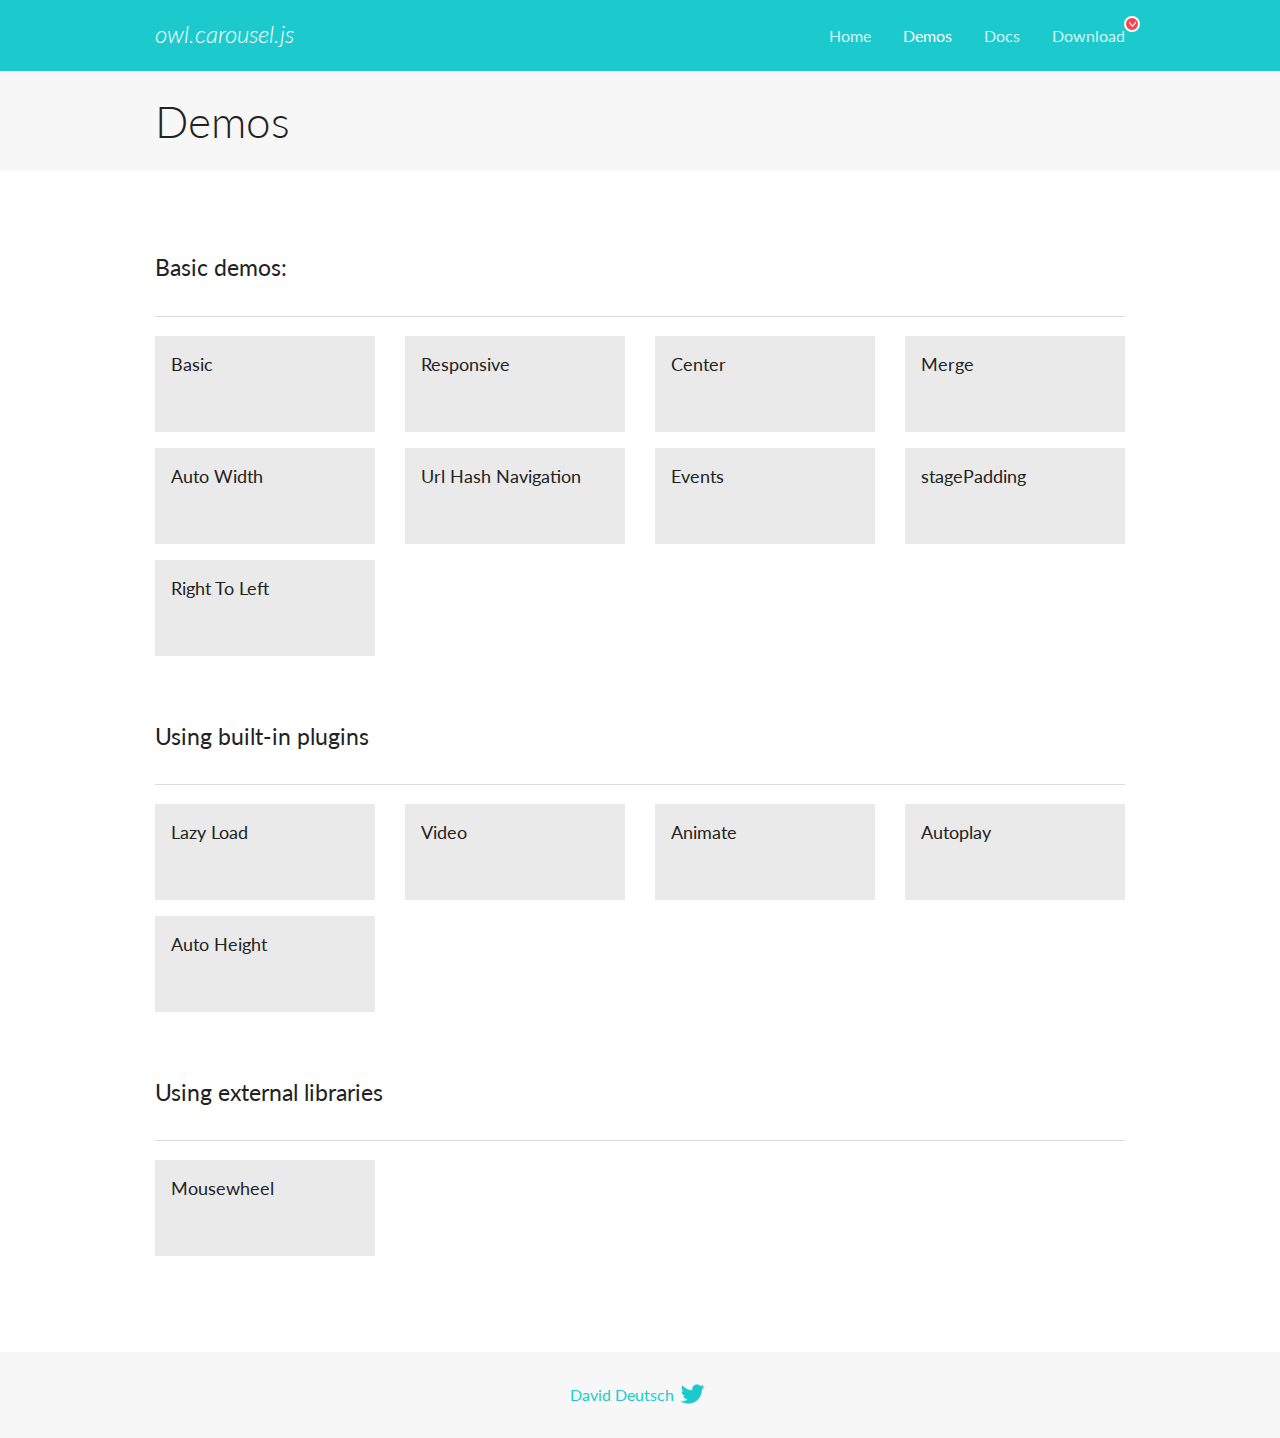
<file: scripts/owl-carousel/docs/demos/demos.html>
<!DOCTYPE html>
<html lang="en">
  <head>

    <!-- head -->
    <meta charset="utf-8">
    <meta name="msapplication-tap-highlight" content="no" />
    <meta name="viewport" content="width=device-width, initial-scale=1.0" />
    <meta name="description" content="A list of Owl Carousel examples.">
    <meta name="author" content="David Deutsch">
    <title>
      Demos | Owl Carousel | 2.3.4
    </title>

    <!-- Stylesheets -->
    <link href='https://fonts.googleapis.com/css?family=Lato:300,400,700,400italic,300italic' rel='stylesheet' type='text/css'>
    <link rel="stylesheet" href="../assets/css/docs.theme.min.css">

    <!-- Owl Stylesheets -->
    <link rel="stylesheet" href="../assets/owlcarousel/assets/owl.carousel.min.css">
    <link rel="stylesheet" href="../assets/owlcarousel/assets/owl.theme.default.min.css">

    <!-- HTML5 shim and Respond.js IE8 support of HTML5 elements and media queries -->

    <!--[if lt IE 9]>
      <script src="https://oss.maxcdn.com/libs/html5shiv/3.7.0/html5shiv.js"></script>
      <script src="https://oss.maxcdn.com/libs/respond.js/1.3.0/respond.min.js"></script>
    <![endif]-->

    <!-- Favicons -->
    <link rel="apple-touch-icon-precomposed" sizes="144x144" href="../assets/ico/apple-touch-icon-144-precomposed.png">
    <link rel="shortcut icon" href="../assets/ico/favicon.png">
    <link rel="shortcut icon" href="favicon.ico">

    <!-- Yeah i know js should not be in header. Its required for demos.-->

    <!-- javascript -->
    <script src="../assets/vendors/jquery.min.js"></script>
    <script src="../assets/owlcarousel/owl.carousel.js"></script>
  </head>
  <body>

    <!-- header -->
    <header class="header">
      <div class="row">
        <div class="large-12 columns">
          <div class="brand left">
            <h3>
              <a href="/OwlCarousel2/">owl.carousel.js</a> 
            </h3>
          </div>
          <a id="toggle-nav" class="right">
            <span></span> <span></span> <span></span> 
          </a> 
          <div class="nav-bar">
            <ul class="clearfix">
              <li> <a href="/OwlCarousel2/index.html">Home</a>  </li>
              <li class="active">
                <a href="/OwlCarousel2/demos/demos.html">Demos</a> 
              </li>
              <li> <a href="/OwlCarousel2/docs/started-welcome.html">Docs</a>  </li>
              <li>
                <a href="https://github.com/OwlCarousel2/OwlCarousel2/archive/2.3.4.zip">Download</a> 
                <span class="download"></span> 
              </li>
            </ul>
          </div>
        </div>
      </div>
    </header>

    <!-- title -->
    <section class="title">
      <div class="row">
        <div class="large-12 columns">
          <h1>Demos</h1>
        </div>
      </div>
    </section>

    <!--  Demos -->
    <section id="demos">
      <div class="row">
        <div class="large-12 columns">
          <h4 id="basic-demos-">Basic demos:</h4>
          <hr>
          <div class="demo-list">
            <div class="row">
              <div class="small-6 medium-4 large-3 columns">
                <a href="basic.html" class="demo-block">
                  <h5>Basic </h5>
                </a> 
              </div>
              <div class="small-6 medium-4 large-3 columns">
                <a href="responsive.html" class="demo-block">
                  <h5>Responsive </h5>
                </a> 
              </div>
              <div class="small-6 medium-4 large-3 columns">
                <a href="center.html" class="demo-block">
                  <h5>Center </h5>
                </a> 
              </div>
              <div class="small-6 medium-4 large-3 columns">
                <a href="merge.html" class="demo-block">
                  <h5>Merge </h5>
                </a> 
              </div>
              <div class="small-6 medium-4 large-3 columns">
                <a href="autowidth.html" class="demo-block">
                  <h5>Auto Width </h5>
                </a> 
              </div>
              <div class="small-6 medium-4 large-3 columns">
                <a href="urlhashnav.html" class="demo-block">
                  <h5>Url Hash Navigation </h5>
                </a> 
              </div>
              <div class="small-6 medium-4 large-3 columns">
                <a href="events.html" class="demo-block">
                  <h5>Events </h5>
                </a> 
              </div>
              <div class="small-6 medium-4 large-3 columns">
                <a href="stagepadding.html" class="demo-block">
                  <h5>stagePadding </h5>
                </a> 
              </div>
              <div class="small-6 medium-4 large-3 columns">
                <a href="rtl.html" class="demo-block">
                  <h5>Right To Left </h5>
                </a> 
              </div>
            </div>
          </div>
          <h4 id="using-built-in-plugins">Using built-in plugins</h4>
          <hr>
          <div class="demo-list">
            <div class="row">
              <div class="small-6 medium-4 large-3 columns">
                <a href="lazyLoad.html" class="demo-block">
                  <h5>Lazy Load </h5>
                </a> 
              </div>
              <div class="small-6 medium-4 large-3 columns">
                <a href="video.html" class="demo-block">
                  <h5>Video </h5>
                </a> 
              </div>
              <div class="small-6 medium-4 large-3 columns">
                <a href="animate.html" class="demo-block">
                  <h5>Animate </h5>
                </a> 
              </div>
              <div class="small-6 medium-4 large-3 columns">
                <a href="autoplay.html" class="demo-block">
                  <h5>Autoplay </h5>
                </a> 
              </div>
              <div class="small-6 medium-4 large-3 columns">
                <a href="autoheight.html" class="demo-block">
                  <h5>Auto Height </h5>
                </a> 
              </div>
            </div>
          </div>
          <h4 id="using-external-libraries">Using external libraries</h4>
          <hr>
          <div class="demo-list">
            <div class="row">
              <div class="small-6 medium-4 large-3 columns">
                <a href="mousewheel.html" class="demo-block">
                  <h5>Mousewheel </h5>
                </a> 
              </div>
            </div>
          </div>
        </div>
      </div>
    </section>

    <!-- footer -->
    <footer class="footer">
      <div class="row">
        <div class="large-12 columns">
          <h5>
            <a href="/OwlCarousel2/docs/support-contact.html">David Deutsch</a> 
            <a id="custom-tweet-button" href="https://twitter.com/share?url=https://github.com/OwlCarousel2/OwlCarousel2&text=Owl Carousel - This is so awesome! " target="_blank"></a> 
          </h5>
        </div>
      </div>
    </footer>

    <!-- vendors -->
    <script src="../assets/vendors/highlight.js"></script>
    <script src="../assets/js/app.js"></script>
  </body>
</html>
</file>
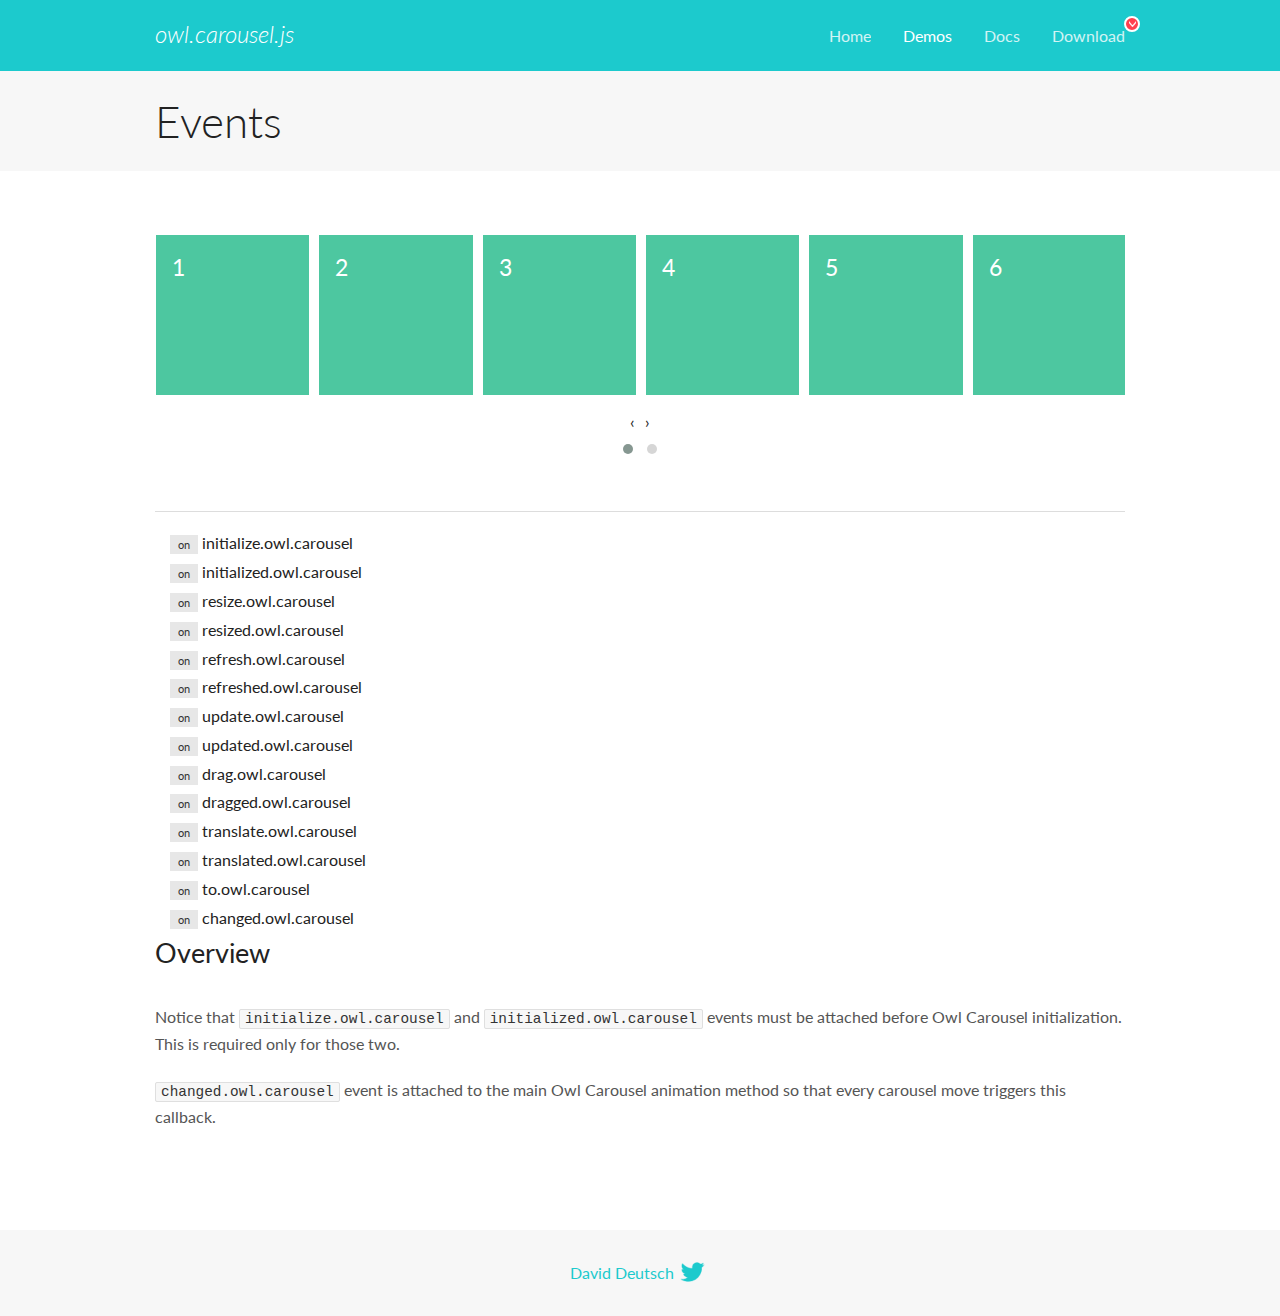
<file: scripts/owl-carousel/docs/demos/events.html>
<!DOCTYPE html>
<html lang="en">
  <head>

    <!-- head -->
    <meta charset="utf-8">
    <meta name="msapplication-tap-highlight" content="no" />
    <meta name="viewport" content="width=device-width, initial-scale=1.0" />
    <meta name="description" content="Events usage demo">
    <meta name="author" content="David Deutsch">
    <title>
      Events Demo | Owl Carousel | 2.3.4
    </title>

    <!-- Stylesheets -->
    <link href='https://fonts.googleapis.com/css?family=Lato:300,400,700,400italic,300italic' rel='stylesheet' type='text/css'>
    <link rel="stylesheet" href="../assets/css/docs.theme.min.css">

    <!-- Owl Stylesheets -->
    <link rel="stylesheet" href="../assets/owlcarousel/assets/owl.carousel.min.css">
    <link rel="stylesheet" href="../assets/owlcarousel/assets/owl.theme.default.min.css">

    <!-- HTML5 shim and Respond.js IE8 support of HTML5 elements and media queries -->

    <!--[if lt IE 9]>
      <script src="https://oss.maxcdn.com/libs/html5shiv/3.7.0/html5shiv.js"></script>
      <script src="https://oss.maxcdn.com/libs/respond.js/1.3.0/respond.min.js"></script>
    <![endif]-->

    <!-- Favicons -->
    <link rel="apple-touch-icon-precomposed" sizes="144x144" href="../assets/ico/apple-touch-icon-144-precomposed.png">
    <link rel="shortcut icon" href="../assets/ico/favicon.png">
    <link rel="shortcut icon" href="favicon.ico">

    <!-- Yeah i know js should not be in header. Its required for demos.-->

    <!-- javascript -->
    <script src="../assets/vendors/jquery.min.js"></script>
    <script src="../assets/owlcarousel/owl.carousel.js"></script>
  </head>
  <body>

    <!-- header -->
    <header class="header">
      <div class="row">
        <div class="large-12 columns">
          <div class="brand left">
            <h3>
              <a href="/OwlCarousel2/">owl.carousel.js</a> 
            </h3>
          </div>
          <a id="toggle-nav" class="right">
            <span></span> <span></span> <span></span> 
          </a> 
          <div class="nav-bar">
            <ul class="clearfix">
              <li> <a href="/OwlCarousel2/index.html">Home</a>  </li>
              <li class="active">
                <a href="/OwlCarousel2/demos/demos.html">Demos</a> 
              </li>
              <li> <a href="/OwlCarousel2/docs/started-welcome.html">Docs</a>  </li>
              <li>
                <a href="https://github.com/OwlCarousel2/OwlCarousel2/archive/2.3.4.zip">Download</a> 
                <span class="download"></span> 
              </li>
            </ul>
          </div>
        </div>
      </div>
    </header>

    <!-- title -->
    <section class="title">
      <div class="row">
        <div class="large-12 columns">
          <h1>Events</h1>
        </div>
      </div>
    </section>

    <!--  Demos -->
    <section id="demos">
      <div class="row">
        <div class="large-12 columns">
          <div class="owl-carousel owl-theme">
            <div class="item">
              <h4>1</h4>
            </div>
            <div class="item">
              <h4>2</h4>
            </div>
            <div class="item">
              <h4>3</h4>
            </div>
            <div class="item">
              <h4>4</h4>
            </div>
            <div class="item">
              <h4>5</h4>
            </div>
            <div class="item">
              <h4>6</h4>
            </div>
            <div class="item">
              <h4>7</h4>
            </div>
            <div class="item">
              <h4>8</h4>
            </div>
            <div class="item">
              <h4>9</h4>
            </div>
            <div class="item">
              <h4>10</h4>
            </div>
            <div class="item">
              <h4>11</h4>
            </div>
            <div class="item">
              <h4>12</h4>
            </div>
          </div>
          <hr>
          <div class="large-12 columns callbacks">
            <div><span class="label secondary initialize">on</span>  initialize.owl.carousel </div>
            <div><span class="label secondary initialized">on</span>  initialized.owl.carousel </div>
            <div><span class="label secondary resize">on</span>  resize.owl.carousel </div>
            <div><span class="label secondary resized">on</span>  resized.owl.carousel </div>
            <div><span class="label secondary refresh">on</span>  refresh.owl.carousel </div>
            <div><span class="label secondary refreshed">on</span>  refreshed.owl.carousel </div>
            <div><span class="label secondary update">on</span>  update.owl.carousel </div>
            <div><span class="label secondary updated">on</span>  updated.owl.carousel </div>
            <div><span class="label secondary drag">on</span>  drag.owl.carousel </div>
            <div><span class="label secondary dragged">on</span>  dragged.owl.carousel </div>
            <div><span class="label secondary translate">on</span>  translate.owl.carousel </div>
            <div><span class="label secondary translated">on</span>  translated.owl.carousel </div>
            <div><span class="label secondary to">on</span>  to.owl.carousel </div>
            <div><span class="label secondary changed">on</span>  changed.owl.carousel </div>
          </div>
          <h3 id="overview">Overview</h3>
          <p>Notice that <code>initialize.owl.carousel</code> and <code>initialized.owl.carousel</code> events must be attached before Owl Carousel initialization. This is required only for those two.</p>
          <p><code>changed.owl.carousel</code> event is attached to the main Owl Carousel animation method so that every carousel move triggers this callback.</p>
          <script>
            jQuery(document).ready(function($) {
              var owl = $('.owl-carousel');
              owl.on('initialize.owl.carousel initialized.owl.carousel ' +
                'initialize.owl.carousel initialize.owl.carousel ' +
                'resize.owl.carousel resized.owl.carousel ' +
                'refresh.owl.carousel refreshed.owl.carousel ' +
                'update.owl.carousel updated.owl.carousel ' +
                'drag.owl.carousel dragged.owl.carousel ' +
                'translate.owl.carousel translated.owl.carousel ' +
                'to.owl.carousel changed.owl.carousel',
                function(e) {
                  $('.' + e.type)
                    .removeClass('secondary')
                    .addClass('success');
                  window.setTimeout(function() {
                    $('.' + e.type)
                      .removeClass('success')
                      .addClass('secondary');
                  }, 500);
                });
              owl.owlCarousel({
                loop: true,
                nav: true,
                lazyLoad: true,
                margin: 10,
                video: true,
                responsive: {
                  0: {
                    items: 1
                  },
                  600: {
                    items: 3
                  },
                  960: {
                    items: 5,
                  },
                  1200: {
                    items: 6
                  }
                }
              });
            });
          </script>
        </div>
      </div>
    </section>

    <!-- footer -->
    <footer class="footer">
      <div class="row">
        <div class="large-12 columns">
          <h5>
            <a href="/OwlCarousel2/docs/support-contact.html">David Deutsch</a> 
            <a id="custom-tweet-button" href="https://twitter.com/share?url=https://github.com/OwlCarousel2/OwlCarousel2&text=Owl Carousel - This is so awesome! " target="_blank"></a> 
          </h5>
        </div>
      </div>
    </footer>

    <!-- vendors -->
    <script src="../assets/vendors/highlight.js"></script>
    <script src="../assets/js/app.js"></script>
  </body>
</html>
</file>
